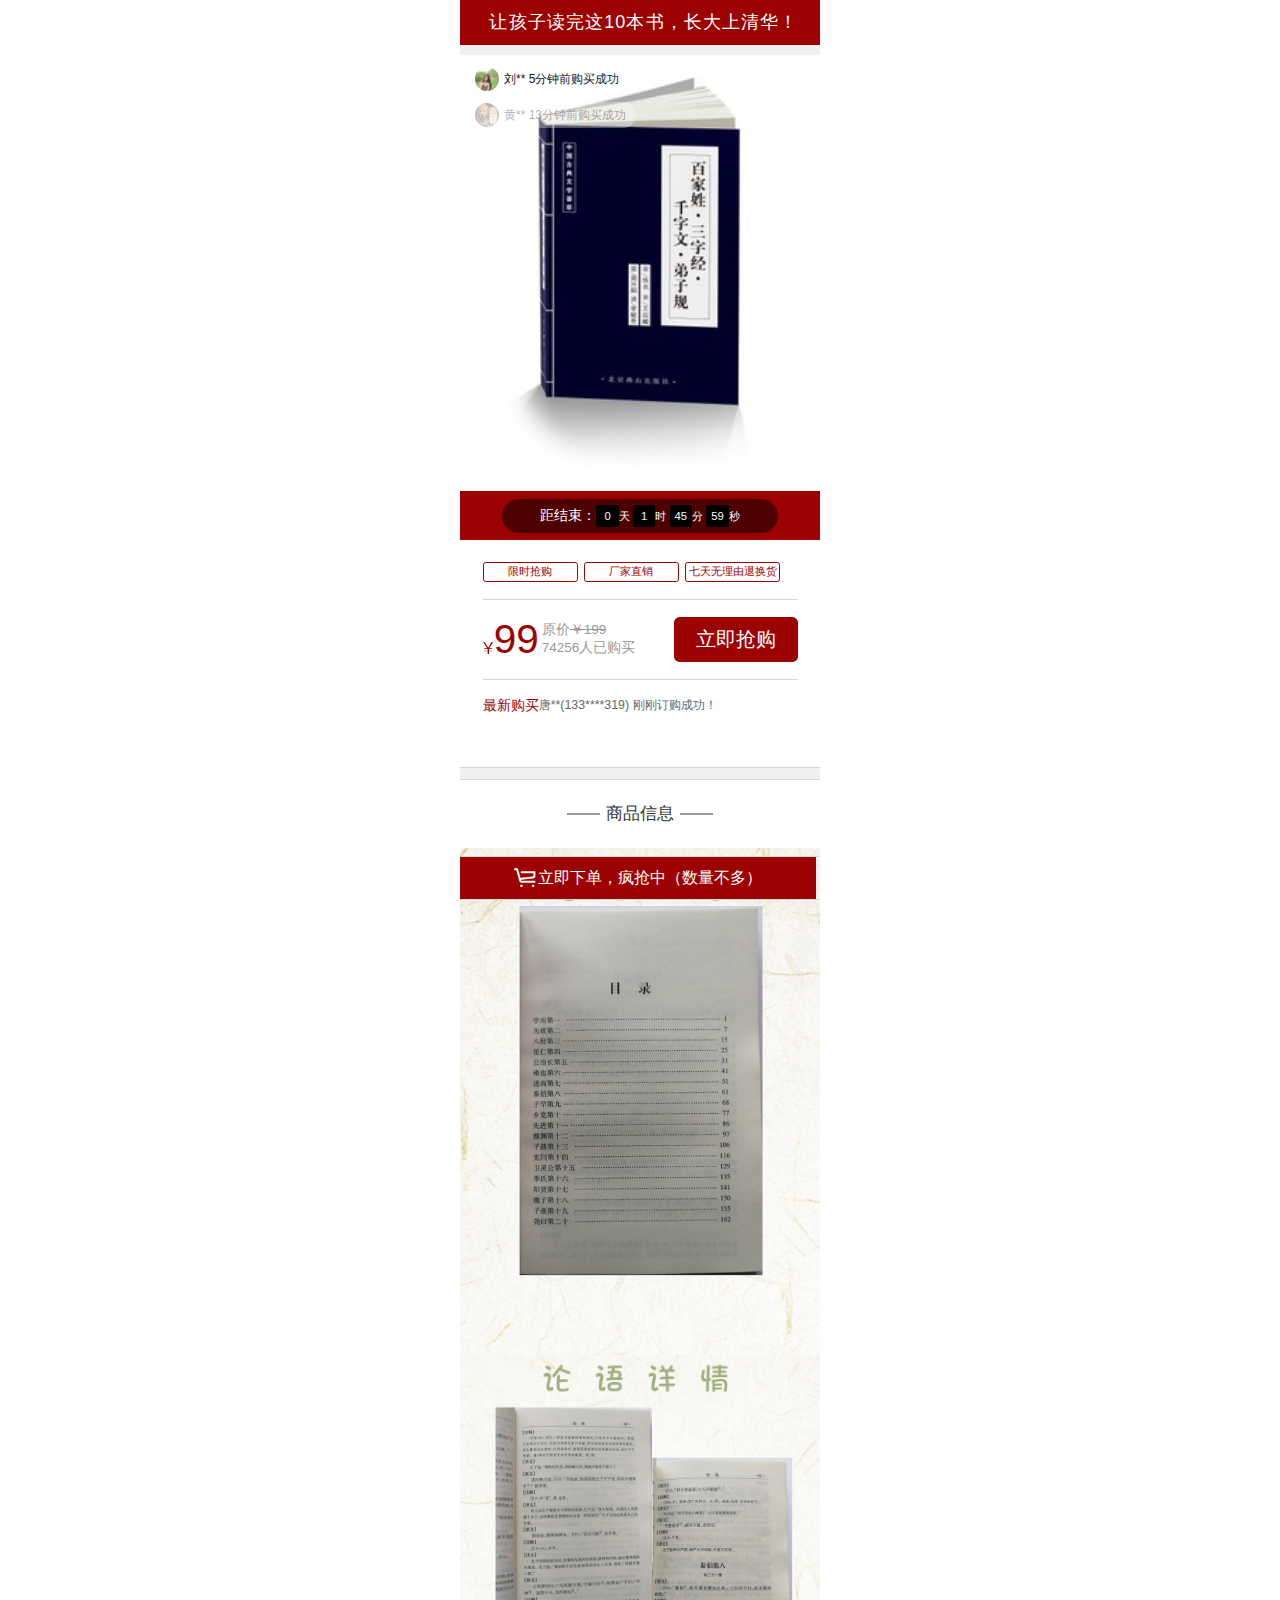
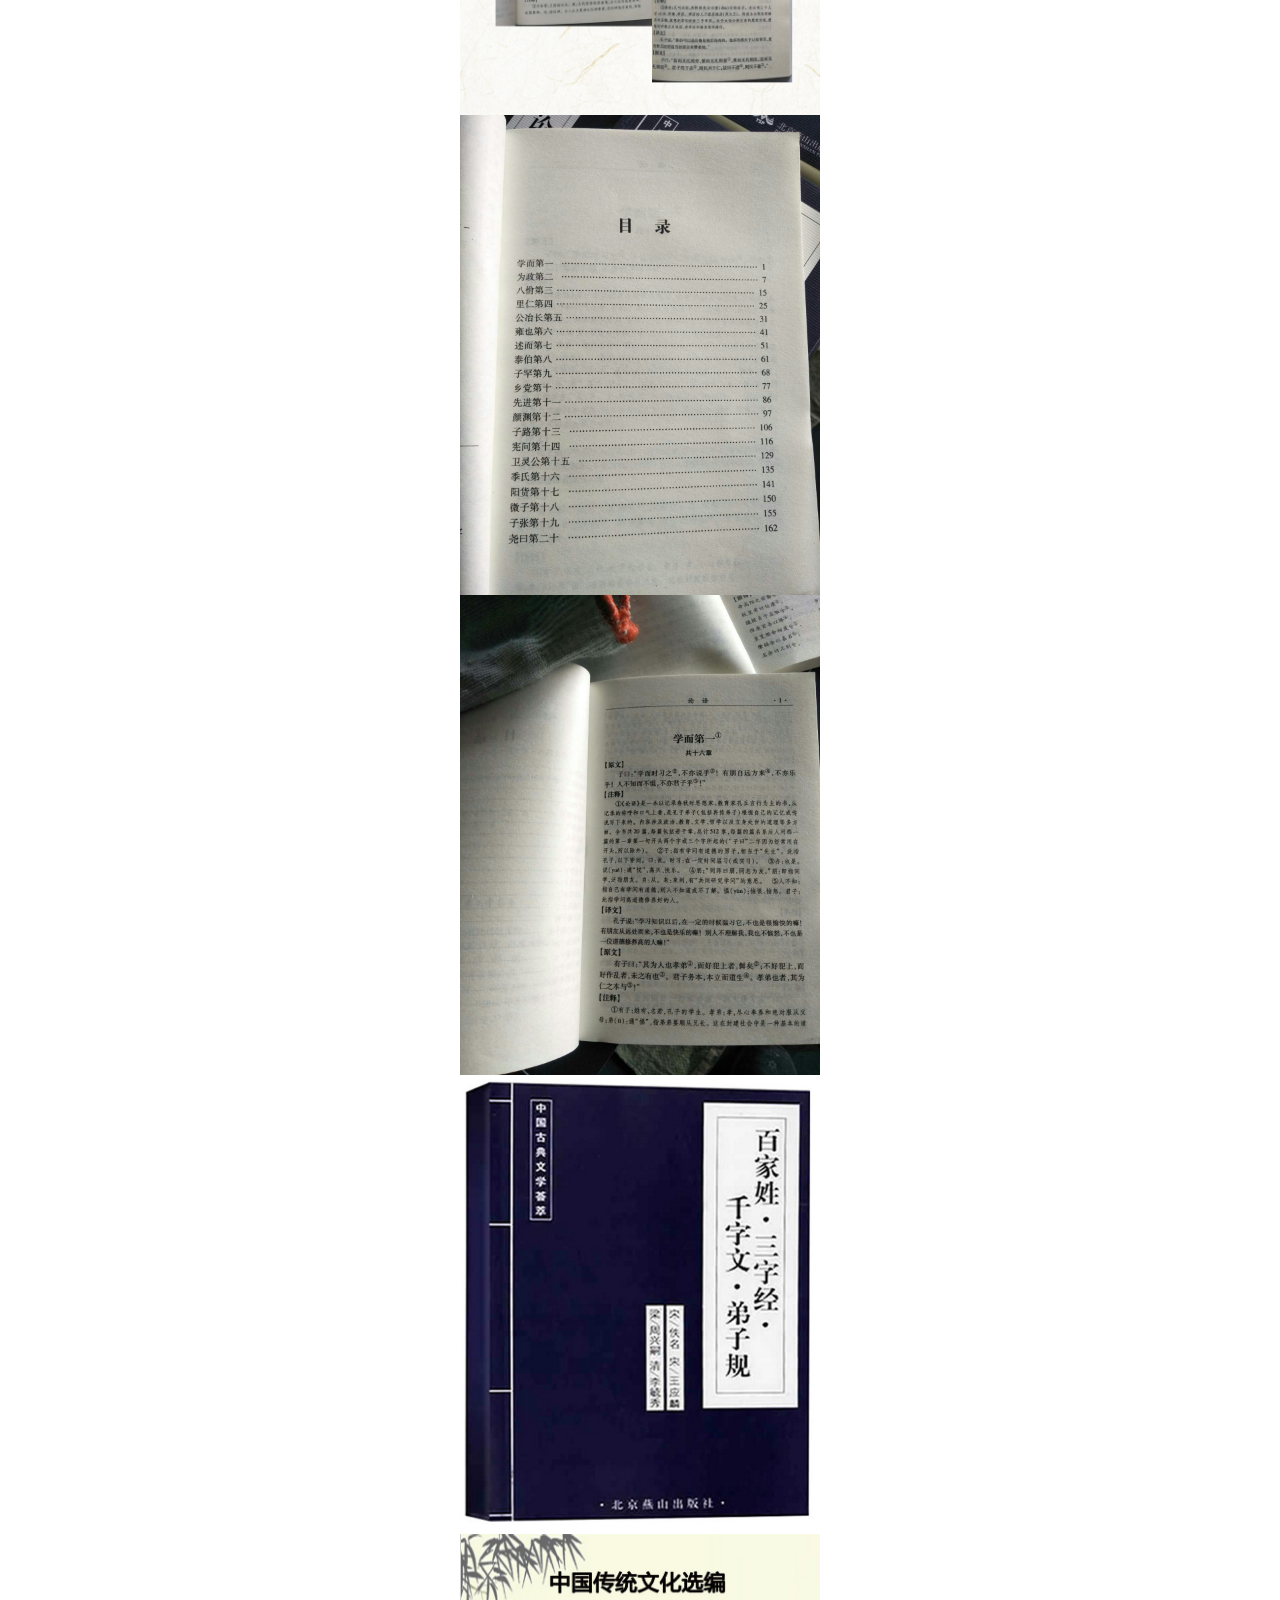
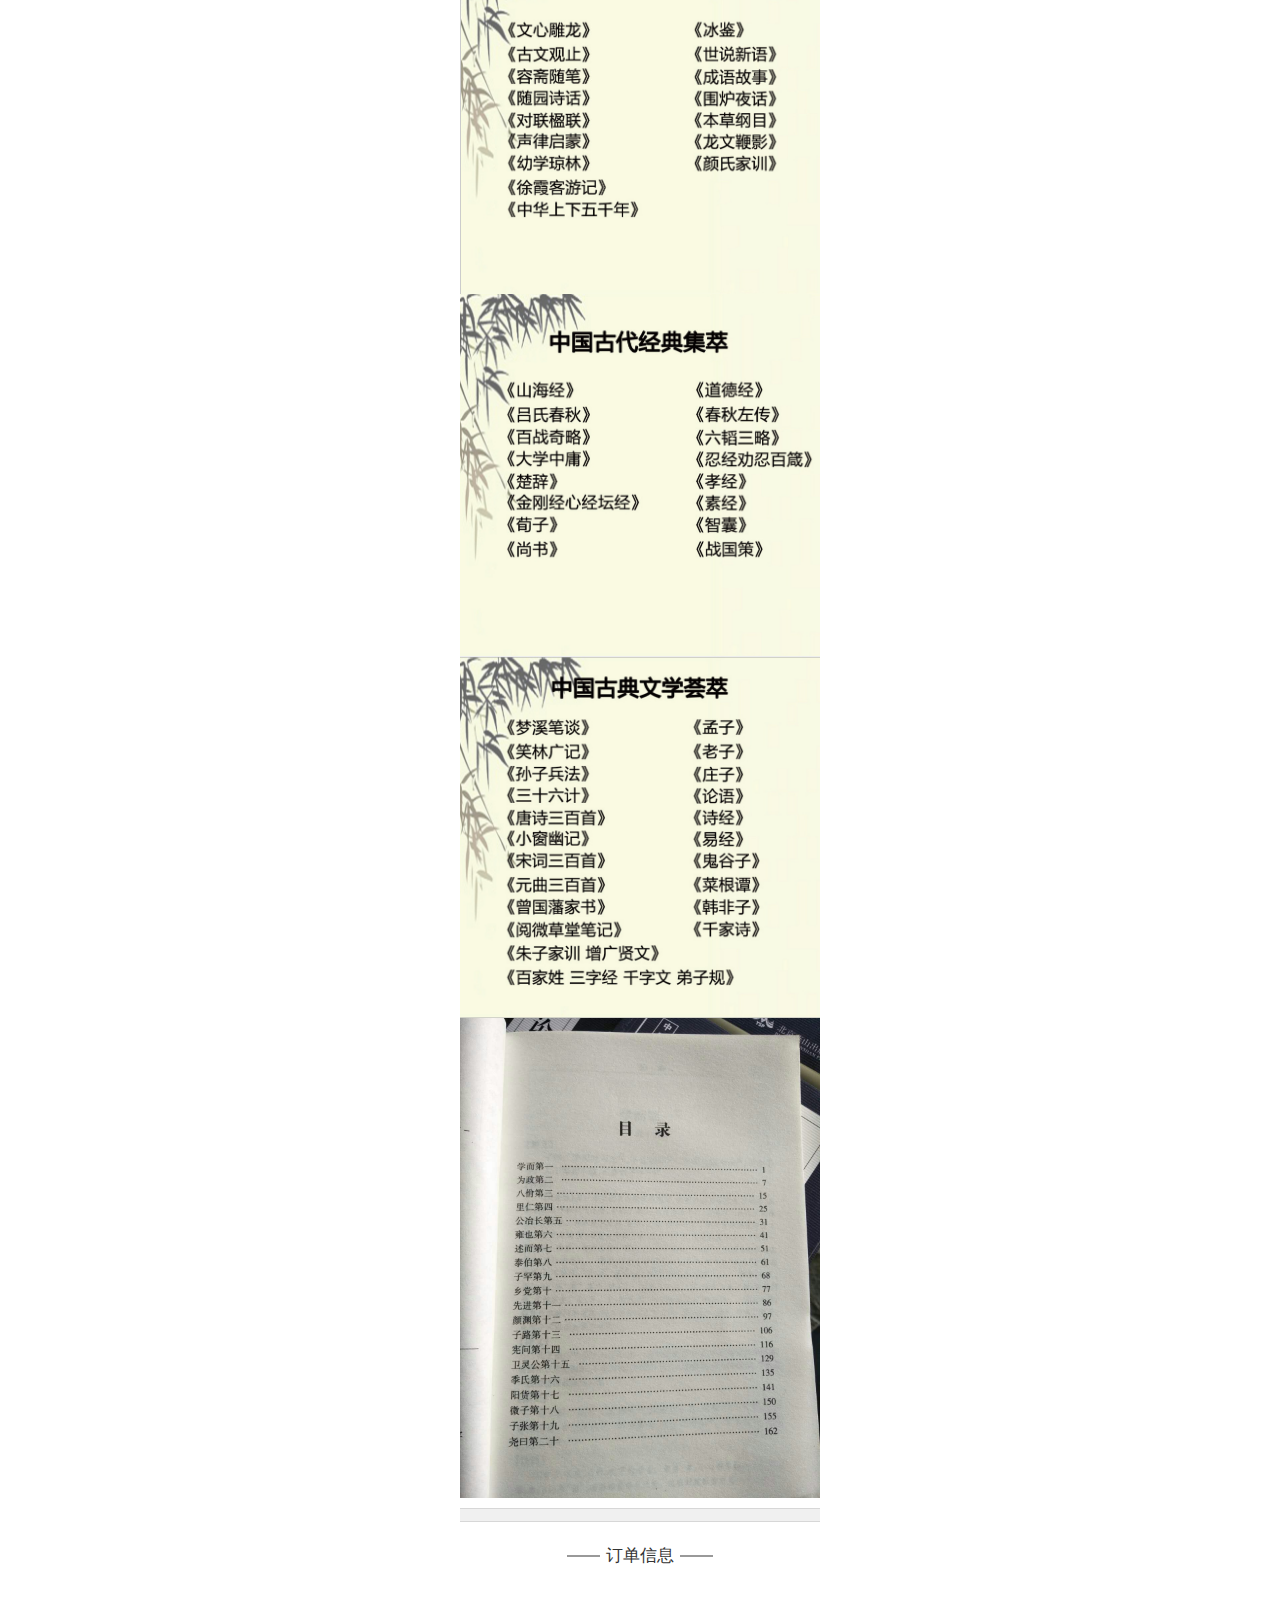
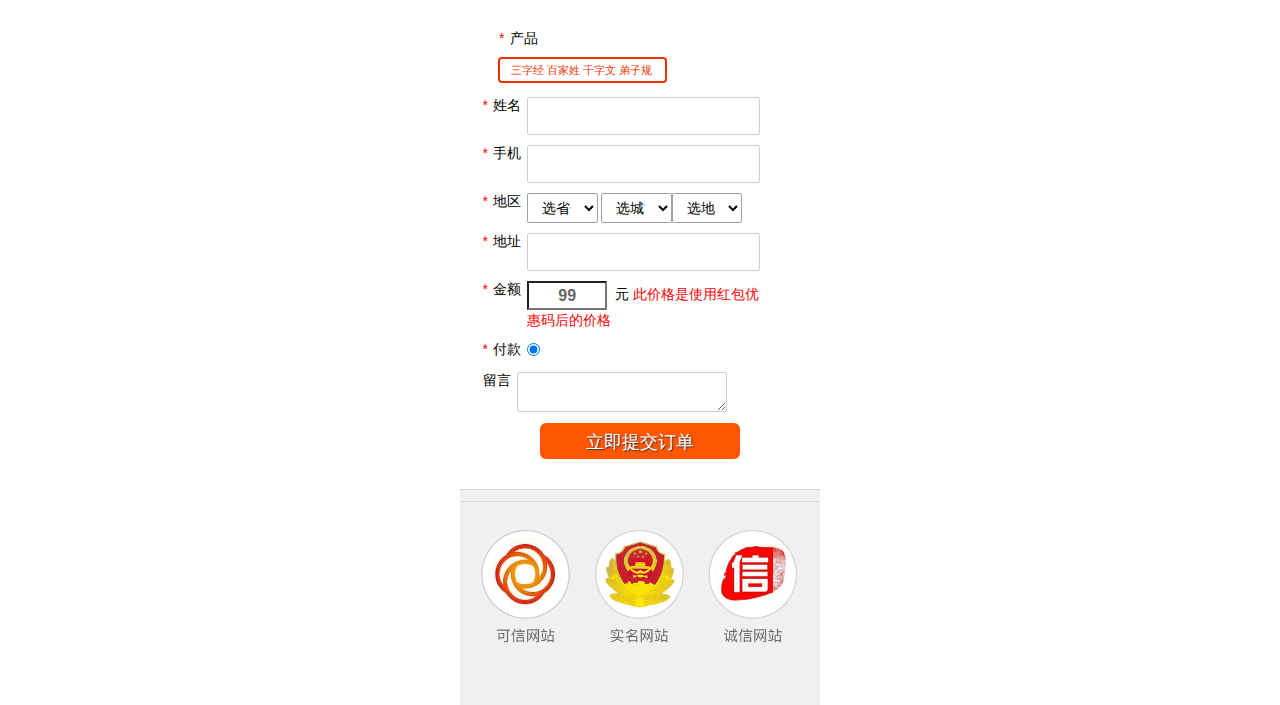
<file: index.html>
<!DOCTYPE html>
<!-- saved from url=(0078)https: //www.jsclt.cn/b_shuji7_3.html?gzid=shu_07_03_3w1150&t=13709599307#order -->
<html lang="en" data-dpr="1" style="font-size: 36px;">

<head>
    <meta http-equiv="Content-Type" content="text/html; charset=utf-8">
    <meta name="renderer" content="webkit">
    <meta name="viewport" content="width=device-width,minimum-scale=1.0,maximum-scale=1.0,user-scalable=no">
    <meta name="format-detection" content="telephone=no">
    <meta name="keywords" content="">
    <meta name="description" content="">
    <script src="./files/jquery.min.js"></script>
    <style>
        html {
            color: #000;
            background: #fff;
            overflow-y: scroll;
            -webkit-text-size-adjust: 100%;
            -ms-text-size-adjust: 100%
        }
        
        html * {
            outline: 0;
            -webkit-text-size-adjust: none;
            -webkit-tap-highlight-color: rgba(0, 0, 0, 0)
        }
        
        html,
        body {
            font-family: sans-serif
        }
        
        body,
        div,
        dl,
        dt,
        dd,
        ul,
        ol,
        li,
        h1,
        h2,
        h3,
        h4,
        h5,
        h6,
        pre,
        code,
        form,
        fieldset,
        legend,
        input,
        textarea,
        p,
        blockquote,
        th,
        td,
        hr,
        button,
        article,
        aside,
        details,
        figcaption,
        figure,
        footer,
        header,
        hgroup,
        menu,
        nav,
        section {
            margin: 0;
            padding: 0
        }
        
        input,
        select,
        textarea {
            font-size: 100%
        }
        
        table {
            border-collapse: collapse;
            border-spacing: 0
        }
        
        fieldset,
        img {
            border: 0
        }
        
        abbr,
        acronym {
            border: 0;
            font-variant: normal
        }
        
        del {
            text-decoration: line-through
        }
        
        address,
        caption,
        cite,
        code,
        dfn,
        em,
        th,
        var {
            font-style: normal;
            font-weight: 500
        }
        
        ol,
        ul {
            list-style: none
        }
        
        caption,
        th {
            text-align: left
        }
        
        h1,
        h2,
        h3,
        h4,
        h5,
        h6 {
            font-size: 100%;
            font-weight: 500
        }
        
        q:before,
        q:after {
            content: ''
        }
        
        sub,
        sup {
            font-size: 75%;
            line-height: 0;
            position: relative;
            vertical-align: baseline
        }
        
        sup {
            top: -.5em
        }
        
        sub {
            bottom: -.25em
        }
        
        a:hover {
            text-decoration: underline
        }
        
        ins,
        a {
            text-decoration: none
        }
    </style>
    <link rel="stylesheet" href="./files/style.css">
    <title>必读好书</title>
    <style type="text/css">
        * {
            -webkit-overflow-scrolling: touch;
        }
        
        .img-block {
            font-size: 0;
            overflow: hidden;
            margin-top: -1px;
        }
        
        .select_box::-webkit-scrollbar {
            width: 8px;
        }
        
        .select_box::-webkit-scrollbar-track {
            border-radius: 4px;
            background-color: rgba(0, 0, 0, .1);
        }
        
        .select_box::-webkit-scrollbar-thumb {
            border-radius: 4px;
            background-color: rgba(50, 50, 50, .2);
        }
        
        .select_box::-webkit-scrollbar-button {
            background-color: rgba(0, 0, 0, 0);
        }
        
        .select_box::-webkit-scrollbar-corner {
            background-color: rgba(0, 0, 0, 0);
        }
    </style>
    <!-- 最新购买滚动样式 -->
    <style>
        .marquee-wrapper {
            height: 108px;
            margin-bottom: -108px;
            overflow: hidden;
            position: relative;
            z-index: 1;
            top: -30px;
        }
        
        .marquee-wrapper #marqueeContainer {
            position: relative;
            margin: 0;
            padding: 0;
            list-style: none
        }
        
        .marquee-wrapper #marqueeContainer li {
            list-style: none;
            position: absolute;
            left: 0;
            padding: 5px 10px;
            border-radius: 15px;
            opacity: 1;
            height: 36px;
            overflow: hidden;
            transition: opacity .5s, top .5s;
            -moz-transition: opacity .5s, top .5s;
            -webkit-transition: opacity .5s, top .5s;
            -o-transition: opacity .5s, top .5s
        }
        
        .marquee-wrapper #marqueeContainer li div {
            display: flex;
            align-items: center;
            background-size: 22px;
            background-repeat: no-repeat;
            background-position: 1px;
            font-size: 12px;
            border-radius: 13px;
            line-height: 26px;
            padding: 0 10px 0 5px;
        }
        
        .marquee-wrapper #marqueeContainer li div img {
            width: 24px;
            height: 24px;
            margin-right: 5px;
            border-radius: 12px;
        }
        
        .marquee-wrapper .marquee-style-1 li>div {
            background-color: #fff;
            color: #000
        }
        
        .marquee-wrapper .marquee-style-2 li>div {
            background-color: rgba(0, 0, 0, .9);
            color: #fff
        }
    </style>
    <style>
        * {
            margin: 0;
        }
        
        html,
        body,
        #page {
            height: 100%;
            padding: 0;
            margin: 0;
            font-family: 微软雅黑;
        }
        
        body {
            margin: 0;
            padding: 0;
            font-family: Helvetica, Arial, san-serif;
            font-size: 16px;
        }
        
        a,
        a:visited {
            text-decoration: none;
        }
        
        ul,
        ol,
        li {
            list-style: none;
        }
        
        .fl {
            float: left
        }
        
        .fr {
            float: right
        }
        
        .clearfix:after {
            content: ".";
            display: block;
            height: 0;
            clear: both;
            overflow: hidden;
            visibility: hidden;
        }
        
        .clearfix {
            display: inline-block;
        }
        
        .clr {
            clear: both
        }
        
        .hidden {
            display: none !important
        }
        /*add set*/
        
        *,
        *:after,
        *:before {
            -webkit-box-sizing: border-box;
            -moz-box-sizing: border-box;
            box-sizing: border-box;
        }
        
        html,
        body,
        header,
        nav,
        footer,
        article,
        section,
        form,
        fieldset,
        p,
        div,
        ul,
        ol,
        li,
        h1,
        h2,
        h3,
        h4,
        h5,
        h6 {
            -webkit-text-size-adjust: none;
        }
        /*改变文字大小*/
        
        -webkit-tap-highlight-color: {
            rgba(0, 0, 0, 0);
        }
        
        -moz-tap-highlight-color: {
            rgba(0, 0, 0, 0);
        }
        /*链接高亮*/
        
        -webkit-touch-callout: {
            none;
        }
        
        -moz-touch-callout: {
            none;
        }
        /*长按弹出选项菜单*/
        
        section,
        article,
        #container,
        #content {
            text-shadow: 0 1px 0 #fff;
        }
        
        #page {
            margin: 0 auto;
            padding: 0;
            padding-bottom: 50px;
            width: 100%;
            height: auto;
            min-height: 100%;
            background: #f9f9f9;
        }
        
        header {
            margin: 0 auto;
            padding: 0;
            width: 100%;
            text-align: center;
            line-height: 40px;
            height: 40px;
            background: #000;
            color: #fff;
            white-space: nowrap;
            overflow: hidden;
            border-top: 1px solid #333
        }
        
        header img {
            height: 40px;
            margin: 0;
            padding: 0;
        }
        
        header h1 {
            width: 90%;
            margin: 0 auto;
            font-size: 1.2em;
        }
        
        header h2,
        header h3 {
            width: 15%;
            display: inline;
            font-size: 0.8em;
            background: #000;
        }
        
        header h2 {
            position: absolute;
            left: 0;
            top: 0;
        }
        
        header h3 {
            position: absolute;
            right: 0;
            top: 0;
        }
        
        header h2 a,
        header h3 a {
            padding: 5px 6px;
            border: 1px solid #666;
            border-radius: 4px;
            color: #ddd;
        }
        
        header a.icon {
            display: block;
            height: 40px;
            line-height: 40px;
            padding: 0;
            border: 0;
            color: #333;
            text-indent: 100em;
            opacity: .7;
            filter: alpha(opacity=70);
            -moz-opacity: .7;
            /*FF*/
            overflow: hidden;
        }
        
        header a.fresh {
            background: url("fresh.png") 50% 50% no-repeat;
            background-size: 32px 32px;
        }
        
        header a.home {
            background: url("home.png") 50% 50% no-repeat;
            background-size: 36px 36px;
        }
        
        header a.tel {
            background: url("call.png") 50% 50% no-repeat;
            background-size: 36px 36px;
        }
        
        section.topfixed {
            margin: 0 auto;
            padding: 0;
            width: 100%;
            position: fixed;
            text-align: left;
            line-height: 25px;
            height: auto;
            background: rgba(68, 54, 28, 0.9);
            box-shadow: 0 3px 3px rgba(30, 30, 30, 0.6);
            color: #fff;
            overflow: hidden;
            text-shadow: none;
        }
        
        section.topfixed p {
            padding: 5px;
            margin: 0;
        }
        
        .lv {
            background: #000;
            height: 40px;
            width: 100%;
            text-align: center;
            margin: 0;
            padding: 0;
        }
        
        .banner {
            margin: 0;
            padding: 0;
            text-align: center;
            width: 100%;
            height: auto;
            -webkit-animation: fadeIn .6s .2s ease both;
            -moz-animation: fadeIn .6s .2s ease both;
        }
        
        .banner img {
            border: 0;
            width: auto;
            max-width: 100%;
            float: left;
            margin: 0 auto;
            padding: 0;
        }
        
        .banner p {
            width: 100%;
            height: 60px;
            line-height: 60px;
            font-size: 26px;
            background: #d00;
            color: #fff;
            font-weight: bold;
            text-shadow: 1px 1px 0 #000;
        }
        
        @media screen and (max-width: 790px) {
            .index-floor-title>img {
                width: 100%;
            }
            .topperb {
                display: none;
            }
            .toppera {
                display: none;
            }
        }
        
        .h100 {
            height: 80px;
        }
        
        nav {
            margin: 0 auto;
            padding: 0;
            width: 100%;
            position: fixed;
            left: 0;
            bottom: 0;
            -webkit-animation: fadeInUpBig 1s 0.2s ease both;
            -moz-animation: fadeInUpBig 1s 0.2s ease both;
            z-index: 999;
        }
        
        nav ul {
            margin: 0 auto;
            padding: 0 0;
            height: 50px;
            width: 100%;
            background: #d00;
            overflow: hidden;
        }
        
        nav ul li {
            width: 33%;
            float: left;
            text-align: center;
        }
        
        nav ul li a {
            display: block;
            line-height: 50px;
            width: 100%;
            color: #fff;
            font-size: 0.8em;
        }
        
        nav ul li a strong {
            display: block;
            top: 10px;
            left: 0;
            font-weight: normal;
        }
        
        nav ul.Transverse {
            position: relative;
        }
        
        nav ul.Transverse li a {
            border-right: 1px dotted #f66;
        }
        
        nav ul.Transverse li:last-child a {
            border-right: 0px;
        }
        
        nav ul.Transverse li a strong {
            display: inline;
            position: inherit;
            font-weight: normal;
            line-height: 50px;
            font-size: 16px;
        }
        
        @media only screen and (min-width: 360px) {
            nav ul.Transverse li a strong {
                padding-left: 32px;
            }
            nav ul.Transverse li:nth-child(1) a strong {
                background: url("call.png") left center no-repeat;
                background-size: 28px 28px;
            }
            nav ul.Transverse li:nth-child(2) a strong {
                background: url("sms.png") left center no-repeat;
                background-size: 28px 28px;
            }
            nav ul.Transverse li:nth-child(3) a strong {
                background: url("buy.png") left center no-repeat;
                background-size: 28px 28px;
            }
            nav ul.Transverse li:nth-child(4) a strong {
                background: url("call.png") left center no-repeat;
                background-size: 28px 28px;
            }
        }
        
        nav ul.Transverse li span {
            color: #333
        }
        
        section ul {
            margin: 0 auto;
            padding: 0;
            height: auto;
            overflow: hidden;
        }
        
        section ul li {
            width: 50%;
            margin: 0;
            padding: 0;
            float: left;
        }
        
        section ul li a {
            display: block;
            height: 60px;
            width: 100%;
            margin: 0;
            text-align: center;
        }
        
        section ul li a img {
            height: 50px;
            width: 60px;
            vertical-align: middle;
            margin: 5px auto;
        }
        
        section ul li:nth-child(1) a {
            float: right;
            background: #f00;
            -webkit-animation: fadeInLeftTopBig 1s .2s ease both;
            -moz-animation: fadeInLeftTopBig 1s .2s ease both;
        }
        
        section ul li:nth-child(2) a {
            float: left;
            background: #ff0;
            -webkit-animation: fadeInRightTopBig 1s .2s ease both;
            -moz-animation: fadeInRightTopBig 1s .2s ease both;
        }
        
        section ul li:nth-child(3) a {
            float: right;
            background: #00f;
            -webkit-animation: fadeInLeftBottomBig 1s .2s ease both;
            -moz-animation: fadeInLeftBottomBig 1s .2s ease both;
        }
        
        section ul li:nth-child(4) a {
            float: left;
            background: #0f0;
            -webkit-animation: fadeInRightBottomBig 1s .2s ease both;
            -moz-animation: fadeInRightBottomBig 1s .2s ease both;
        }
        
        section.buy {
            width: 100%;
            height: auto;
            background: #000000;
            padding: 5px 0 15px;
            text-shadow: none;
            text-align: center;
            overflow: hidden;
            -webkit-animation: bounceInkeep .3s .2s linear both;
            -moz-animation: bounceInkeep .3s .2s linear both;
            -o-animation: bounceInkeep .3s .2s linear both;
        }
        
        .row1,
        .row2 {
            width: 96%;
            height: auto;
            margin: 0 auto;
            padding: 0;
            clear: both;
        }
        
        .row2 {
            border-top: 1px dotted #524524;
            padding: 10px 0;
            line-height: 30px;
            height: 50px;
            overflow: hidden;
        }
        
        .row1 strong {
            display: block;
            width: 35%;
            float: left;
            font-size: 48px;
            color: #ff0;
            text-shadow: 1px 1px 0px #000;
            line-height: 60px;
        }
        
        .row1 ol {
            width: 65%;
            height: inherit;
            margin: 0;
            padding: 0;
            overflow: hidden;
        }
        
        .row1 ol li {
            width: 33%;
            float: left;
            color: #886536;
            line-height: 30px;
        }
        
        .row1 ol li p {
            color: #9A9B74;
        }
        
        .row2 strong {
            display: block;
            width: 35%;
            line-height: 30px;
            height: 30px;
            float: left;
            font-size: 20px;
            color: #9A7C48;
        }
        
        .row2 .djs {
            width: 65%;
            line-height: 30px;
            height: 30px;
            margin: 0;
            padding: 0;
            color: #dd9;
            overflow: hidden;
        }
        
        .row2 .djs input {
            color: #D0740A;
            background: none;
            font-size: 26px;
            text-align: right;
        }
        
        section.buy a.button,
        section.buy button {
            display: block;
            width: 96%;
            margin: 0 auto;
            height: 46px;
            line-height: 42px;
            font-size: 26px;
            border-radius: 4px;
            border: 1px solid #EE3B1A;
            text-shadow: 0 1px 0 #000;
            color: #fff;
            background: -webkit-linear-gradient(top, #F9A58B 0%, #F9A58B 3%, #F1714A 6%, #F37751 49%, #EC3B07 51%, #EA3001 100%);
            background: -moz-linear-gradient(top, #F9A58B 0%, #F9A58B 3%, #F1714A 6%, #F37751 49%, #EC3B07 51%, #EA3001 100%);
            background: -o-linear-gradient(top, #F9A58B 0%, #F9A58B 3%, #F1714A 6%, #F37751 49%, #EC3B07 51%, #EA3001 100%);
            background: -ms-linear-gradient(top, #F9A58B 0%, #F9A58B 3%, #F1714A 6%, #F37751 49%, #EC3B07 51%, #EA3001 100%);
            background: linear-gradient(top, #F9A58B 0%, #F9A58B 3%, #F1714A 6%, #F37751 49%, #EC3B07 51%, #EA3001 100%);
        }
        
        section.buy a.btn {
            background-color: #ff5600;
            display: block;
            width: 96%;
            margin: 5px auto;
            padding: 10px 0;
            text-align: center;
            color: #fff;
            text-shadow: 1px 1px 1px #333;
            border-radius: 6px;
        }
        
        section.Glist {
            background: #f0f0f0;
        }
        
        section.Glist ul {
            height: auto;
            width: 100%;
            margin: 0 auto;
            padding: 20px 10px;
            overflow: hidden;
            text-shadow: none;
            border-top: 1px solid #fff;
            border-bottom: 1px solid #ddd;
        }
        
        section.Glist ul li img {
            border: 0px;
        }
        
        section.Glist ul li:nth-child(1) {
            width: 100%;
            padding: 0;
            line-height: 30px;
            font-weight: bold;
            font-size: 16px;
            color: #4F4F4F;
        }
        
        section.Glist ul li:nth-child(2) {
            width: 35%;
            float: left;
        }
        
        section.Glist ul li:nth-child(2) img {
            width: 100%;
            height: 220px;
            padding: 0px 5px;
        }
        
        section.Glist ul li:nth-child(3) {
            width: 65%;
            float: left;
            padding: 0;
        }
        
        section.Glist ul li:nth-child(3) dl {
            padding: 18px 0;
            height: auto;
            width: 100%;
            overflow: hidden;
        }
        
        section.Glist ul li:nth-child(3) dl:nth-child(1) dt {
            width: 40%;
            float: left;
            font-size: 32px;
            color: #f30
        }
        
        section.Glist ul li:nth-child(3) dl:nth-child(1) dd {
            width: 60%;
            float: left;
            font-size: 12px;
            color: #333;
            text-align: right;
        }
        
        section.Glist ul li:nth-child(3) dl:nth-child(1) dd p {
            font-weight: bold;
            color: #600;
        }
        
        section.Glist ul li:nth-child(3) dl:nth-child(2) {
            border-top: 1px dotted #ddd;
            border-bottom: 1px dotted #ddd;
        }
        
        section.Glist ul li:nth-child(3) dl:nth-child(2) dt {
            width: 100%;
            font-size: 16px;
            color: #300;
            line-height: 20px;
        }
        
        section.Glist ul li:nth-child(3) dl:nth-child(2) dd {
            width: 100%;
            font-size: 16px;
            color: #333;
        }
        
        section.Glist ul li:nth-child(3) dl:nth-child(2) dt b,
        section.Glist ul li:nth-child(3) dl:nth-child(2) dd span {
            display: block;
            width: 33.3%;
            float: left;
            text-align: center;
            color: #600;
        }
        
        section.Glist ul li:nth-child(3) dl:nth-child(2) dt b {
            color: #666;
        }
        
        section.Glist ul li:nth-child(4) {
            width: 65%;
            float: left;
            padding: 0;
        }
        
        section.Glist ul li:nth-child(4) strong {
            display: block;
            width: 100%;
            height: 40px;
            line-height: 40px;
            background: #f30;
            color: #fff;
            border-radius: 6px;
            text-align: center;
            margin: 12px 0 0;
        }
        
        section.Glist ul:first-child {
            border-top: 0;
        }
        
        section.Glist ul:last-child {
            border-bottom: 0;
        }
        
        @media only screen and (max-width: 480px) {
            .row1 ol li {
                width: 33%;
                float: left;
                color: #886536;
                line-height: 30px;
                font-size: 12px;
            }
            .row1 ol li p {
                color: #9A9B74;
                font-size: 16px;
            }
            section.Glist ul li:nth-child(2) {
                width: 45%;
            }
            section.Glist ul li:nth-child(3) {
                width: 55%;
            }
            section.Glist ul li:nth-child(2) img {
                width: 100%;
                height: 135px;
                padding: 10px 5px;
            }
            section.Glist ul li:nth-child(3) dl {
                padding: 15px 0;
            }
            section.Glist ul li:nth-child(3) dl:nth-child(1) dt {
                width: 38%;
                float: left;
                font-size: 16px;
                color: #f30
            }
            section.Glist ul li:nth-child(3) dl:nth-child(1) dd {
                width: 62%;
                float: left;
                font-size: 10px;
                color: #333;
                text-align: right;
            }
            section.Glist ul li:nth-child(3) dl:nth-child(2) {
                border-top: 1px dotted #ddd;
                border-bottom: 1px dotted #ddd;
            }
            section.Glist ul li:nth-child(3) dl:nth-child(2) dt {
                width: 100%;
                font-size: 12px;
                color: #300;
                line-height: 20px;
            }
            section.Glist ul li:nth-child(3) dl:nth-child(2) dd {
                width: 100%;
                font-size: 12px;
                color: #333;
            }
            section.Glist ul li:nth-child(4) {
                width: 100%;
                float: left;
                padding: 0;
            }
            section.Glist ul li:nth-child(4) strong {
                display: block;
                width: 100%;
                height: 40px;
                line-height: 40px;
                background: #f30;
                color: #fff;
                border-radius: 6px;
                text-align: center;
                margin: 0 auto;
            }
        }
        
        @media only screen and (max-width: 320px) {
            section.Glist ul li:nth-child(2) img {
                width: 100%;
                height: 115px;
                padding: 10px 5px;
            }
            section.Glist ul li:nth-child(3) dl:nth-child(1) dt {
                width: 30%;
                float: left;
                font-size: 16px;
                line-height: 20px;
                color: #f30
            }
            section.Glist ul li:nth-child(3) dl:nth-child(1) dd {
                width: 70%;
                float: left;
                font-size: 10px;
                color: #333;
                text-align: right;
            }
            section.Glist ul li:nth-child(3) dl:nth-child(2) {
                border-top: 1px dotted #ddd;
                border-bottom: 1px dotted #ddd;
            }
            section.Glist ul li:nth-child(3) dl:nth-child(2) dt {
                width: 100%;
                font-size: 12px;
                color: #300;
                line-height: 16px;
            }
            section.Glist ul li:nth-child(3) dl:nth-child(2) dd {
                width: 100%;
                font-size: 12px;
                color: #333;
            }
            section.Glist ul li:nth-child(4) {
                width: 100%;
                float: left;
                padding: 0;
            }
            section.Glist ul li:nth-child(4) strong {
                display: block;
                width: 100%;
                height: 40px;
                line-height: 40px;
                background: #f30;
                color: #fff;
                border-radius: 6px;
                text-align: center;
                margin: 0 auto;
            }
        }
        
        article.showcontent {
            margin: 0;
            padding: 0;
            width: 100%;
            height: auto;
            overflow: hidden;
        }
        
        article.showcontent h2,
        .banner h2,
        article h2 {
            background: #EEE9E6;
            color: #6C594D;
            font-size: 18px;
            line-height: 30px;
            padding: 0 10px;
            margin: 0;
            width: 100%;
            clear: both;
            text-align: left;
        }
        
        article.showcontent h2:before,
        .banner h2:before,
        article h2:before {
            content: "▼";
            color: #948157;
        }
        
        article.showcontent img {
            border: none;
            margin: 0px 0 0;
            padding: 0;
            text-align: center;
            width: auto;
            max-width: 100%;
            float: left;
        }
        /*timer*/
        
        .time-count {
            text-align: center;
            margin: 0;
            font-size: 14px;
        }
        
        .time-count span {
            font-weight: bold;
            padding: 0 0 0 5px;
            color: #D0740A;
            font-size: 26px;
        }
        
        article.des {
            width: 94%;
            margin: 0 auto;
            padding: 10px 0;
            text-align: left;
            border-top: 1px dotted #524524;
            color: #856D35;
            text-shadow: 1px 1px 1px #33250C
        }
        
        article.showcontent .btn {
            padding: 10px;
        }
        
        article.showcontent .btn a[href^="wechat:"] {
            background-image: url("wh.png");
        }
        
        article.showcontent .btn a[href^="tel:"] {
            background-image: url("call.png");
        }
        
        article.showcontent .btn a[href^="sms:"] {
            background-image: url("sms.png");
        }
        
        article.showcontent .btn a[href^="http:"] {
            background-image: url("qq.png");
        }
        
        article.showcontent .btn a[href^="sms:"],
        article.showcontent .btn a[href^="wechat:"],
        article.showcontent .btn a[href^="tel:"],
        article.showcontent .btn a[href^="http:"] {
            background-position: 10% 50%;
            background-size: 32px 32px;
            background-repeat: no-repeat;
            background-color: #ff5600;
            display: block;
            width: 100%;
            margin: 5px 0;
            text-align: center;
            color: #fff;
            text-shadow: 1px 1px 1px #333;
            border-radius: 6px;
        }
        
        article.showcontent .btn a[href^="http:"] {
            background-size: 24px 24px;
        }
        
        article.showcontent .btn .wei {
            background-image: url("wh.png");
            background-size: 24px 24px;
        }
        
        article.showcontent .btn .qq {
            background-image: url("qq.png");
            background-size: 24px 24px;
        }
        
        footer {
            margin: 0px auto 0;
            padding: 0;
            width: 100%;
            clear: both;
            border-top: 1px solid #ddd;
        }
        
        footer p {
            text-align: center;
            font-size: 0.8em;
            border-top: 1px solid #fff;
            padding-top: 5px;
        }
        
        footer p img {
            max-width: 98%;
            margin: 0 auto;
        }
        
        @media only screen and (max-width: 480px) {
            .row1 strong {
                display: block;
                width: 35%;
                float: left;
                font-size: 36px;
                color: #ff0;
                text-shadow: 1px 1px 0px #000;
            }
            .row2 strong {
                display: block;
                width: 35%;
                float: left;
                font-size: 12px;
                color: #9A7C48;
            }
            .row2 .djs {
                width: 65%;
                height: inherit;
                margin: 0;
                padding: 0;
                color: #dd9;
                overflow: hidden;
            }
            .row2 .djs input {
                color: #D0740A;
                background: none;
                font-size: 12px;
                text-align: right;
            }
            .time-count {
                text-align: center;
                margin: 0;
                font-size: 12px;
            }
            .time-count span {
                font-weight: bold;
                padding: 0 5px;
                color: #D0740A;
                font-size: 14px;
            }
        }
        
        article {
            width: 100%;
            margin: 0 auto;
            padding: 0px 0;
            line-height: 24px;
            font-size: 1.0em;
            -webkit-animation: bounceInkeep .3s .2s linear both;
            -moz-animation: bounceInkeep .3s .2s linear both;
        }
        
        nav a.thisclass,
        #home.thisclass,
        #about.thisclass,
        #shop.thisclass,
        #case.thisclass,
        #call.thisclass,
        #navi.thisclass,
        #sms.thisclass,
        #contact.thisclass,
        #write.thisclass {
            background-color: #333;
        }
        
        .btn {
            width: 100%;
            height: auto;
            clear: both;
            padding: 5px 0;
            overflow: hidden;
        }
        
        article~div.btn {
            padding-top: 0px;
        }
        
        #logo {
            text-align: left;
            padding: 6px 0.4em;
            background: #000;
        }
        
        .header {
            margin: 0;
            padding: 0;
            border: none;
        }
        
        .copy {
            font-size: 12px;
            text-align: center;
        }
        
        input,
        select,
        textarea {
            font: 100% Microsoft YaHei, \5FAE\8F6F\96C5\9ED1, SimSun, \5B8B\4F53, Arial, Verdana;
        }
        
        em {
            font-style: normal;
            color: #F00;
            margin-right: 5px;
        }
        
        img {
            border: 0 none;
            vertical-align: middle;
        }
        
        .red {
            color: #F00;
        }
        
        #order {
            margin: 0 auto;
        }
        
        .warp {
            width: auto;
            height: 100%;
        }
        
        .title {
            height: 36px;
            line-height: 36px;
            color: #FFF;
            font-size: 18px;
            vertical-align: middle;
            margin-bottom: 10px;
            padding-left: 8px;
        }
        
        .warp label.bdxx {
            float: left;
            display: inline;
            overflow: hidden;
            text-align: right;
            padding-right: 2%;
            color: black;
        }
        
        .warp label.bdxxcp {
            float: left;
            display: block;
            width: 95%;
            height: 20px;
            line-height: 20px;
            padding-left: 5%;
        }
        
        .dxbox,
        .xlbox,
        .textbox,
        .text2box,
        .text3box {
            float: left;
            display: inline;
            overflow: hidden;
            width: 74%;
            _width: 73%;
        }
        
        .dxboxcp {
            float: left;
            display: block;
            width: 85%;
            padding: 0 5% 0 10%;
            margin-top: 8px;
            font-weight: bold;
            font-size: 14px;
            line-height: 1.7em;
        }
        
        .dxbox,
        .text2box,
        .text3box {
            line-height: 1.5em;
        }
        
        .bdbox {
            float: left;
            width: 100%;
            margin-bottom: 10px;
            *margin-bottom: 7px;
            color: black;
        }
        
        .dxboxcp label {
            margin-left: 6px;
            cursor: pointer;
        }
        
        .dxbox label {
            margin-left: 6px;
            margin-right: 4px;
            cursor: pointer;
        }
        
        .textbox input {
            width: 90%;
            font-size: 16px;
            color: #666;
            padding: 3px 5px;
            _padding: 2px 5px;
        }
        
        .text3box #showprice {
            clear: both;
            display: inline;
            font-family: Arial, Verdana;
            font-size: 14px;
            font-weight: bold;
            color: #F60;
            margin: 0 5px;
        }
        
        .xlbox select.cpxl {
            font-size: 16px;
            width: 96%;
            height: 28px;
            border: 1px solid #a0a0a0;
            background: #FCFCFC;
        }
        
        .xlbox select.dqxl {
            width: 30.15%;
            height: 30px;
            border: 1px solid #a0a0a0;
        }
        
        .text2box textarea {
            width: 90%;
            height: 40px;
            padding: 4px 5px;
            background: #FFF;
        }
        
        .text3box input {
            width: 40px;
            font: 16px Arial;
            color: #666;
            font-weight: bold;
            text-align: center;
            vertical-align: middle;
            margin-right: 8px;
            padding: 4px 5px 3px;
            background: #FFF;
        }
        
        .text3box .code {
            width: 100px;
            height: 29px;
        }
        
        .text3box a {
            font-size: 12px;
            margin-left: 6px;
        }
        
        .subbox {
            width: 100%;
            float: left;
            text-align: center;
            padding-bottom: 10px;
        }
        
        .subbox input {
            width: 200px;
            height: 36px;
            line-height: 36px;
            color: #FFF;
            font-size: 18px;
            vertical-align: middle;
            cursor: pointer;
            border: 0;
        }
        
        #fahuo {
            width: 100%;
            font-size: 12px;
            line-height: 200%;
            background: #EFEFEF;
            text-align: left;
            border-top: 1px solid #DDDDDD;
        }
        
        #fahuo ul {
            padding: 10px;
            height: 105px;
            overflow: hidden;
        }
        
        #fahuo span {
            color: #0C3;
        }
        
        .kuanshi img {
            border: 0 none;
            vertical-align: middle;
            width: 100%;
        }
        
        #order {
            width: 100%;
            color: #fcfcfc;
            padding-top: 20px;
        }
        
        .subbox input {
            background-color: #ff5600;
            display: block;
            line-height: 100%;
            margin: 5px auto;
            margin-bottom: 20px;
            padding: 10px 0;
            text-align: center;
            color: #fff;
            text-shadow: 1px 1px 1px #333;
            border-radius: 6px;
        }
        
        .container {
            max-width: 400px;
            width: 100%;
            margin: 0 auto;
            position: relative;
        }
        
        #contact input[type="text"],
        #contact input[type="email"],
        #contact input[type="tel"],
        #contact input[type="url"],
        #contact textarea,
        #contact button[type="submit"] {
            font: 400 12px/16px "Open Sans", Helvetica, Arial, sans-serif;
        }
        
        #contact {
            background: #F9F9F9;
            padding: 25px 25px 0 25px;
            margin: 5px 0;
        }
        
        #contact h3 {
            color: #F96;
            display: block;
            font-size: 30px;
            font-weight: 400;
        }
        
        #contact h4 {
            margin: 5px 0 15px;
            display: block;
            font-size: 13px;
        }
        
        fieldset {
            border: medium none !important;
            margin: 0 0 10px;
            min-width: 100%;
            padding: 0;
            width: 100%;
        }
        
        #contact input[type="text"],
        #contact input[type="email"],
        #contact input[type="tel"],
        #contact input[type="url"],
        #contact textarea {
            width: 100%;
            border: 1px solid #CCC;
            background: #FFF;
            margin: 0 0 5px;
            padding: 10px;
        }
        
        #contact input[type="text"]:hover,
        #contact input[type="email"]:hover,
        #contact input[type="tel"]:hover,
        #contact input[type="url"]:hover,
        #contact textarea:hover {
            -webkit-transition: border-color 0.3s ease-in-out;
            -moz-transition: border-color 0.3s ease-in-out;
            transition: border-color 0.3s ease-in-out;
            border: 1px solid #AAA;
        }
        
        #contact textarea {
            height: 100px;
            max-width: 100%;
            resize: none;
        }
        
        #contact button[type="submit"] {
            cursor: pointer;
            width: 100%;
            border: none;
            background: #0CF;
            color: #FFF;
            margin: 0 0 5px;
            padding: 10px;
            font-size: 15px;
        }
        
        #contact button[type="submit"]:hover {
            background: #09C;
            -webkit-transition: background 0.3s ease-in-out;
            -moz-transition: background 0.3s ease-in-out;
            transition: background-color 0.3s ease-in-out;
        }
        
        #contact button[type="submit"]:active {
            box-shadow: inset 0 1px 3px rgba(0, 0, 0, 0.5);
        }
        
        #contact input:focus,
        #contact textarea:focus {
            outline: 0;
            border: 1px solid #999;
        }
        
         ::-webkit-input-placeholder {
            color: #888;
        }
        
         :-moz-placeholder {
            color: #888;
        }
        
         ::-moz-placeholder {
            color: #888;
        }
        
         :-ms-input-placeholder {
            color: #888;
        }
        
        #pingjia {
            line-height: 150%;
            margin: 0px 10px 0 0px;
            height: 350px;
            overflow: hidden;
        }
        
        #pingjia li {
            margin: 0 10px 30px 10px;
        }
        
        #pingjia .allpj {
            margin: 0px auto;
        }
        
        #pingjia .le {
            text-align: left;
        }
        
        #pingjia .ri {
            text-align: right;
        }
        
        #pingjia .touxiang {
            background: url(touxiang.png);
            background-size: 40px 40px;
            width: 40px;
            height: 40px;
            padding: 0px;
            margin: 0px;
            display: inline-block;
            vertical-align: top;
        }
        
        #pingjia .lj {
            margin-top: 20px;
            vertical-align: top;
        }
        
        #pingjia .l {
            padding: 8px;
            border-radius: 1em;
            max-width: 70%;
            min-width: 51%;
            margin-top: 0.7em;
            margin-left: -0.4em;
            display: inline-block;
            background-color: rgb(255, 228, 200);
        }
        
        #pingjia .r {
            padding: 8px;
            border-radius: 1em;
            max-width: 70%;
            min-width: 51%;
            text-align: left;
            margin-top: 0.7em;
            margin-right: -0.4em;
            display: inline-block;
            background-color: rgb(188, 227, 249);
        }
        
        .singleBest {
            padding: 20px 0 10px;
            margin-top: 4px;
        }
        
        .act-infor {
            font-size: 12px;
            line-height: 25px;
            color: #666;
            padding: 10px;
        }
        
        .act-infor p:first-child {
            font-weight: bold;
        }
        
        .bTop {
            position: relative;
            display: block;
            height: 20px;
            text-align: center;
            margin-bottom: 14px;
            margin-top: 10px;
            font-size: 0;
        }
        
        .bTitle {
            font-size: 14px;
            display: inline-block;
            line-height: 16px;
            background-color: #F96060;
            padding: 2px 20px;
            position: relative;
            z-index: 2;
            vertical-align: top;
            color: #fff;
        }
        
        .bTitle1 {
            font-size: 18px;
            padding: 4px 20px;
            color: #FFF;
            background: #0A0A0A;
            border-radius: 3px;
        }
        
        .bTop .line {
            height: 0;
            font-size: 0;
            line-height: 0;
            border-bottom: 1px solid #ccc;
            position: absolute;
            top: 9px;
            left: 0;
            width: 100%;
            z-index: 1;
        }
        
        .bList {
            margin: 4px 6px;
            overflow: hidden;
        }
        
        .bList li {
            float: left;
            width: 50%;
            margin-bottom: 6px;
        }
        
        .bList li a {
            display: block;
            position: relative;
            padding: 0 4px;
        }
        
        .bList li a img {
            width: 100%;
        }
        
        .bInfor {
            background: #FFF;
            border-top: 1px solid #eee;
        }
        
        .bInfor b {
            color: #000;
            white-space: nowrap;
            text-overflow: ellipsis;
            padding-left: 2px;
            overflow: hidden;
            display: block;
        }
        
        .bPrice {
            padding-left: 2px;
        }
        
        .bactPrice {
            color: #f00;
        }
        
        .bOldPrice {
            color: #999;
            padding-left: 2px;
            text-decoration: line-through;
        }
        
        .bactPrice span,
        .bOldPrice span {
            font-size: 12px;
        }
        
        .dl {
            width: 100%;
            padding: 4px 6px;
            overflow: hidden;
        }
        
        .dl dt a {
            display: block;
            padding: 0 4px;
        }
        
        .dl dt {
            width: 50%;
            float: left;
            margin-bottom: 6px;
        }
        
        .idl {
            width: 100%;
            padding: 3px 6px;
            overflow: hidden;
        }
        
        .idt {
            float: left;
            margin-bottom: 6px;
            border: 1px solid #fff;
        }
        
        .idt:hover {
            border-color: #df2d69;
        }
        
        .idt a {
            display: block;
            padding: 0 3px;
        }
        
        .dl a img,
        .idl a img {
            display: block;
            width: 100%
        }
        
        .dl p,
        .idl p {
            overflow: hidden;
        }
        
        #not3order {
            width: 100%;
            font-size: 14px;
            line-height: 24px;
            color: #000;
            font-family: "微软雅黑";
            background: #ffffff;
        }
        
        .not3p {
            padding-left: 15px;
            clear: both;
            padding-top: 10px;
            padding-bottom: 3px;
            float: left;
            text-align: right
        }
        
        .not3p span {
            color: #F00;
            font-size: 16px;
            padding-left: 3px;
        }
        
        .not3orderkuai {
            padding-left: 8px;
            font-size: 12px;
            float: left;
            width: 100%
        }
        
        .not3orderkuai ul {
            padding-left: 0px;
        }
        
        .not3orderkuai li {
            border: 2px #ccc solid;
            line-height: 33px;
            padding: 0px 13px;
            float: left;
            margin-left: 7px;
            display: inline;
            margin-top: 6px;
            overflow: hidden;
            position: relative;
            cursor: pointer;
            border-radius: 4px;
            text-align: center;
        }
        
        .not3orderkuai span {
            border: 2px #ccc solid;
            line-height: 33px;
            padding: 0px 13px;
            float: left;
            margin-left: 7px;
            display: inline;
            margin-top: 6px;
            overflow: hidden;
            position: relative;
        }
        
        .not3orderkuai ul li input[type=radio] {
            width: 100%;
            position: absolute;
            top: 0;
            left: 0;
            height: 100%;
            filter: alpha(Opacity=0);
            -moz-opacity: 0;
            opacity: 0;
            z-index: 999;
            cursor: pointer;
        }
        
        #order .mouon {
            color: #e30;
            border: 2px #e30 solid;
        }
        
        #order .mouon input {
            float: left;
        }
        
        #order .mouon a {
            border: 1px #ccc solid;
            display: block;
            width: 0.5rem;
            height: 1rem;
            float: left;
            color: black;
            font-size: 0.6rem;
            line-height: 1rem;
        }
        
        #order .mouoff {
            color: #ccc;
            border: 2px #ccc dashed;
        }
        
        .numb {
            padding-left: 10px;
            margin-top: 6px;
            overflow: hidden;
        }
        
        .numb span {
            float: left;
            width: 32px;
            height: 33px;
            text-align: center;
            margin-left: 5px;
            display: inline;
            position: relative;
        }
        
        .numb input#min1,
        .numb input#add1 {
            position: absolute;
            left: 0;
            top: 0;
            width: 32px;
            text-align: center;
            background: #fff;
            border: 2px solid #ccc;
            font-size: 20px;
            float: left;
            cursor: pointer;
            border-radius: 4px;
        }
        
        .numb em {
            float: left;
            padding-left: 5px;
        }
        
        .numb em input {
            border: 2px #ccc solid;
            height: 33px;
            line-height: 33px;
            float: left;
            width: 50px;
            text-align: center;
            border-radius: 4px;
        }
        
        .f18 {
            font-size: 18px;
        }
        
        .car {
            padding-left: 8px;
        }
        
        .car span {
            line-height: 33px;
            padding-right: 13px;
            float: left;
            margin-left: 7px;
            display: inline;
            margin-top: 6px;
            overflow: hidden;
        }
        
        .carbg {
            background: url(car.jpg) no-repeat 15px 6px;
            padding-left: 50px;
            background-size: 24px 22px;
        }
        
        .pad {
            padding: 8px 15px 0px 15px;
        }
        
        .bod2 {
            border: 1px #ccc solid;
            border-radius: 2px;
            display: block;
            width: 100%;
            height: 46px;
            padding: 6px 12px;
            font-size: 14px;
            line-height: 1.42857143;
            color: #555;
            background-color: #fff;
            background-image: none;
            border: 1px solid #ccc;
            border-radius: none;
            -webkit-box-shadow: inset 0 1px 1px rgba(0, 0, 0, 0.075);
            box-shadow: inset 0 1px 1px rgba(0, 0, 0, 0.075);
            -webkit-transition: border-color ease-in-out .15s, -webkit-box-shadow ease-in-out .15s;
            -o-transition: border-color ease-in-out .15s, box-shadow ease-in-out .15s;
            transition: border-color ease-in-out .15s, box-shadow ease-in-out .15s;
        }
        
        .mar_t {
            margin-top: 10px;
            margin-bottom: 10px;
        }
        
        .gou {
            margin: 15px 15px 0px 15px;
            height: 58px;
            background: #e30;
            border-radius: 3px;
            font-size: 18px;
            color: #fff;
            text-align: center;
            line-height: 58px;
            text-shadow: 0 0px 0 #fff;
            cursor: pointer;
        }
        
        .gou a:link,
        .gou a:visited {
            color: #fff;
            display: block;
            cursor: pointer;
        }
        
        .bdbox-left .text3box {
            width: 20%;
        }
        
        .bdbox-right .text3box {
            width: 20%;
        }
        /* foucebox */
        
        .foucebox {
            width: 100%;
            height: 460px;
            margin: 0 auto;
            background: #FFF;
            border: 1px solid #dcdcdc
        }
        
        .f_s_box {
            width: 100%;
            height: 400px;
            position: relative;
            overflow: hidden;
        }
        
        .f_s_txt {
            height: 26px;
            line-height: 26px;
            font-size: 12px;
            color: #CCC;
            position: absolute;
            left: 0;
            top: 134px;
            padding-left: 10px;
        }
        
        .f_s_txt a {
            color: #CCCCCC;
        }
        
        .f_s_bigimg img {
            width: 100%;
            height: 400px;
        }
        /* scrollimg_tigger */
        
        .scrollimg_tigger_hover,
        .scrollimg_tigger_img li {
            background: url(../images/index_sp.png) no-repeat;
            text-align: center;
        }
        
        .scrollimg_tigger {
            position: relative;
        }
        
        .scrollimg_tigger_hover {
            width: 54px;
            height: 49px;
            position: absolute;
            left: 12px;
            top: 4px;
            background-position: 0 0px;
            z-index: 5;
        }
        
        .scrollimg_tigger_img {
            padding: 5px 11px;
        }
        
        .scrollimg_tigger_img li {
            width: 54px;
            height: 44px;
            float: left;
            background-position: -60px 0px;
            margin: 3px 1px 1px 2px;
            display: inline;
        }
        
        .scrollimg_tigger_img img {
            width: 50px;
            height: 42px;
            margin: 1px;
            display: block;
        }
        
        .scrollimg_tigger_link {
            position: absolute;
            left: 11px;
            top: 5px;
            z-index: 10;
        }
        
        .scrollimg_tigger_link li {
            width: 54px;
            height: 44px;
            float: left;
            display: inline;
            margin: 3px 1px 1px 2px;
            cursor: pointer;
        }
        
        .scrollimg_tigger_link a {
            display: block;
            height: 44px;
        }
        
        .scrollimg_tigger_hover a {
            border: 2px #FFCC00 solid;
        }
        
        #dianzhao {
            width: 100%;
            height: auto;
        }
        
        #dianzhao img {
            vertical-align: middle;
            overflow: hidden;
            word-wrap: break-word;
            word-break: normal;
            zoom: 1;
            width: 100%;
        }
        
        @media screen and (max-width: 750px) {
            .item-detail-content>img {
                width: 100%;
            }
        }
        
        #form_order_search {
            line-height: 24px;
        }
        
        #form_order_search ul.form-msg>li {
            display: block;
            padding: 10px;
        }
        
        @media screen and (max-width: 750px) {
            #form_order_search ul.form-msg>li {
                padding: 6px;
            }
        }
        
        input[type=text],
        input[type=tel],
        textarea,
        select {
            border: 1px solid #ccc;
            border-radius: 2px;
            width: 100%;
            padding: 4px 10px 4px 10px;
            background: no-repeat #fff;
        }
        
        input[type=text],
        input[type=tel],
        select {
            height: 38px;
            line-height: 38px;
        }
        
        .form {
            background: #f8f8f8;
            padding: 30px;
        }
        
        .bdbox {
            padding: 4px 0px 4px 0px;
        }
        
        .not3p {
            width: 55px;
            text-align: right;
            float: left;
        }
        
        .not3orderkuai {
            text-align: left;
        }
        
        .form-item {
            float: left;
            margin-right: 20px;
        }
        
        .form._a5 .not3p {
            width: 90px;
        }
        
        .form._a5 .not3orderkuai {
            margin-left: 100px;
        }
        
        @media screen and (max-width: 790px) {
            .not3p {}
            .not3orderkuai {}
            .form._a5 .not3p {
                width: 70px;
            }
            .form._a5 .not3orderkuai {
                margin-left: 80px;
            }
            .form {
                padding: 10px;
            }
        }
        
        .m5t {
            margin-top: 5px
        }
        
        .c-a {
            color: #000;
            font-size: 14px;
        }
        
        .c-b {
            color: #0a0;
            font-size: 14px;
        }
        
        .bdbox {
            overflow: hidden;
            word-wrap: break-word;
            word-break: normal;
            zoom: 1;
        }
        
        .not3p {
            overflow: hidden;
            word-wrap: break-word;
            word-break: normal;
            zoom: 1;
        }
        
        .not3orderkuai {
            overflow: hidden;
            word-wrap: break-word;
            word-break: normal;
            zoom: 1;
        }
        
        .form {
            overflow: hidden;
            word-wrap: break-word;
            word-break: normal;
            zoom: 1;
        }
        
        .m30 {
            overflow: hidden;
            word-wrap: break-word;
            word-break: normal;
            zoom: 1;
        }
        
        button,
        button:focus {
            line-height: 26px;
            font-size: 16px;
            padding: 6px;
        }
        
        button.btn-default,
        button.btn-default:focus {
            border: 1px solid #57a3da;
            background: #6fbef7;
            color: #fff;
        }
        
        .bdbox {
            margin: 0;
            padding: 0;
            border: 0;
            list-style: none;
            list-style-type: none;
            outline: none;
            margin-top: 10px
        }
        
        .form-righ {
            margin: 0;
            padding: 0;
            border: 0;
            list-style: none;
            list-style-type: none;
            outline: none;
        }
        
        ul.form-msg {}
        
        ul.form-msg {
            width: 100%;
            border: 1px solid #ddd;
            background: #ffe;
            border-radius: 4px;
        }
        
        ul.form-msg li {
            width: 100%;
            padding: 4px;
            border-bottom: 1px dotted #eee;
        }
        
        ul.form-msg li:nth-child(even) {
            background: #fff;
        }
        
        ul.form-msg ._status {
            color: #090;
        }
        
        ul,
        ol {
            margin-top: 0;
            margin-bottom: 10px
        }
        
        ul ul,
        ol ul,
        ul ol,
        ol ol {
            margin-bottom: 0
        }
        
        .m10t {
            margin-top: 10px
        }
        
        .undis {
            display: none;
        }
        
        .m20r {
            margin-right: 20px
        }
        
        .c-note {
            color: #aaa;
            font-size: 14px;
        }
        
        .fl a {
            color: #d00;
            text-decoration: none;
            font-size: 14px;
        }
        
        .message {
            -webkit-background-size: 40px 40px;
            -moz-background-size: 40px 40px;
            background-size: 40px 40px;
            background-image: -webkit-gradient(linear, left top, right bottom, color-stop(.25, rgba(255, 255, 255, .05)), color-stop(.25, transparent), color-stop(.5, transparent), color-stop(.5, rgba(255, 255, 255, .05)), color-stop(.75, rgba(255, 255, 255, .05)), color-stop(.75, transparent), to(transparent));
            background-image: -webkit-linear-gradient(135deg, rgba(255, 255, 255, .05) 25%, transparent 25%, transparent 50%, rgba(255, 255, 255, .05) 50%, rgba(255, 255, 255, .05) 75%, transparent 75%, transparent);
            background-image: -moz-linear-gradient(135deg, rgba(255, 255, 255, .05) 25%, transparent 25%, transparent 50%, rgba(255, 255, 255, .05) 50%, rgba(255, 255, 255, .05) 75%, transparent 75%, transparent);
            background-image: -ms-linear-gradient(135deg, rgba(255, 255, 255, .05) 25%, transparent 25%, transparent 50%, rgba(255, 255, 255, .05) 50%, rgba(255, 255, 255, .05) 75%, transparent 75%, transparent);
            background-image: -o-linear-gradient(135deg, rgba(255, 255, 255, .05) 25%, transparent 25%, transparent 50%, rgba(255, 255, 255, .05) 50%, rgba(255, 255, 255, .05) 75%, transparent 75%, transparent);
            background-image: linear-gradient(135deg, rgba(255, 255, 255, .05) 25%, transparent 25%, transparent 50%, rgba(255, 255, 255, .05) 50%, rgba(255, 255, 255, .05) 75%, transparent 75%, transparent);
            -moz-box-shadow: inset 0 -1px 0 rgba(255, 255, 255, .4);
            -webkit-box-shadow: inset 0 -1px 0 rgba(255, 255, 255, .4);
            box-shadow: inset 0 -1px 0 rgba(255, 255, 255, .4);
            width: 100%;
            border: 1px solid;
            color: #fff;
            padding: 5px;
            position: fixed;
            _position: absolute;
            text-shadow: 0 1px 0 rgba(0, 0, 0, .5);
            -webkit-animation: animate-bg 5s linear infinite;
            -moz-animation: animate-bg 5s linear infinite;
        }
        
        .info {
            background-color: #4ea5cd;
            border-color: #3b8eb5;
            text-align: center;
            z-index: 999;
        }
        
        .message h3 {
            font-size: 14px;
        }
        
        .message p {
            margin: 0;
        }
        
        .red-tc {
            background: rgb(0, 0, 0, 0.85);
            position: absolute;
            width: calc(100% - 80px);
            padding: 0px 40px;
            height: 100%;
            top: 0;
        }
        
        .red-yzj>.red-tc-k,
        .red-tc-btn {
            width: calc(100% - 40px);
            padding: 20px;
            background-repeat: no-repeat;
        }
        
        .red-yzj>.red-tc-k {
            background: url(/img/red-zj-bg.png);
            background-size: 100%;
            margin-top: 40%;
            text-align: center;
            font-size: 16px;
        }
        
        .red-yzj>.red-tc-k>img {
            width: 50%;
            display: block;
            margin: 0 auto;
            padding-bottom: 10px;
        }
        
        .red-yzj>.red-tc-k>p {
            font-size: 20px;
            padding-bottom: 10px;
        }
        
        .red-yzj>.red-tc-k>p>span {
            font-size: 34px;
            padding: 0px 5px;
        }
        
        .red-yzj>.red-tc-btn {
            background: url(/img/red-btn-bg.png);
            background-size: 100%;
        }
        
        .red-yzj>.red-tc-btn>button {
            width: 100%;
            background: #ff0006;
            border-radius: 5px;
            border: none;
            line-height: 40px;
            font-size: 18px;
            color: #fff;
        }
    </style>
    <!-- <script type="text/javascript">window.perfConfigs= {
    id: "1tmall"
}

;
</script><script type="text/javascript" src="moban/js/perf.min.js"></script>-->
    <style id="__web-inspector-hide-shortcut-style__" type="text/css">
        .__web-inspector-hide-shortcut__,
        .__web-inspector-hide-shortcut__ *,
        .__web-inspector-hidebefore-shortcut__::before,
        .__web-inspector-hideafter-shortcut__::after {
            visibility: hidden !important;
        }
    </style>
</head>

<body style="font-size: 12px;">
    <div class="wrapper">
        <div class="sub-nav-box"><a href="javascript:;" class="active" perf-id="2" perf-click="details_top_index1"><span>主款介绍</span></a><a href="javascript:;" perf-id="2" perf-click="details_top_info2"><span>商品信息</span></a><a href="javascript:;" perf-id="2" perf-click="details_top_tuijian3"><span>猜您喜欢</span></a></div>
        <div class="index_box hui_introducts_box">
            <div class="title new-title-style">让孩子读完这10本书，长大上清华！</div>
            <!--最新购买滚动节点-->
            <div id="marketingModules" style="position: relative; z-index:1;">
                <div class="marquee-wrapper ">
                    <ul id="marqueeContainer" class="marquee-style-1">
                        <li style="opacity: 0; top: -180px;">
                            <div><img src="./files/n3.jpg" alt="">罗** 正在购买这个商品</div>
                        </li>
                        <li style="opacity: 0; top: -144px;">
                            <div><img src="./files/n11.jpg" alt="">唐** 14分钟前购买成功</div>
                        </li>
                        <li style="opacity: 0; top: -108px;">
                            <div><img src="./files/n23.jpg" alt="">刘** 5分钟前购买成功</div>
                        </li>
                        <li style="top: -72px; opacity: 0;">
                            <div><img src="./files/n6.jpg" alt="">黄** 13分钟前购买成功</div>
                        </li>
                        <li style="top: -36px; opacity: 0;">
                            <div><img src="./files/n5.jpg" alt="">夏** 正在购买这个商品</div>
                        </li>
                        <li style="top: 0px; opacity: 0;">
                            <div><img src="./files/n22.jpg" alt="">涂** 21分钟前购买成功</div>
                        </li>
                        <li style="top: 36px; opacity: 0.9;">
                            <div><img src="./files/n17.jpg" alt="">郭** 30分钟前购买成功</div>
                        </li>
                        <li style="top: 72px; opacity: 0.3;">
                            <div><img src="./files/n18.jpg" alt="">伍** 24分钟前购买成功</div>
                        </li>
                        <li style="top: 108px; opacity: 0;">
                            <div><img src="./files/n10.jpg" alt="">曹** 正在购买这个商品</div>
                        </li>
                        <li style="top: 144px; opacity: 0;">
                            <div><img src="./files/n1.jpg" alt="">缪** 12分钟前购买成功</div>
                        </li>
                        <li style="top: 180px; opacity: 0;">
                            <div><img src="./files/n12.jpg" alt="">修** 11分钟前购买成功</div>
                        </li>
                        <li style="top: 216px; opacity: 0;">
                            <div><img src="./files/n8.jpg" alt="">周** 14分钟前购买成功</div>
                        </li>
                        <li style="top: 252px; opacity: 0;">
                            <div><img src="./files/n13.jpg" alt="">李** 正在购买这个商品</div>
                        </li>
                        <li style="top: 288px; opacity: 0;">
                            <div><img src="./files/n25.jpg" alt="">潮** 8分钟前购买成功</div>
                        </li>
                        <li style="top: 324px; opacity: 0;">
                            <div><img src="./files/n9.jpg" alt="">张** 15分钟前购买成功</div>
                        </li>
                        <li style="top: 360px; opacity: 0;">
                            <div><img src="./files/n4.jpg" alt="">白** 18分钟前购买成功</div>
                        </li>
                        <li style="top: 396px; opacity: 0;">
                            <div><img src="./files/n7.jpg" alt="">罗** 正在购买这个商品</div>
                        </li>
                        <li style="top: 432px; opacity: 0;">
                            <div><img src="./files/n26.jpg" alt="">郑** 3分钟前购买成功</div>
                        </li>
                        <li style="top: 468px; opacity: 0;">
                            <div><img src="./files/n2.jpg" alt="">余** 16分钟前购买成功</div>
                        </li>
                        <li style="top: 504px; opacity: 0;">
                            <div><img src="./files/n19.jpg" alt="">何** 25分钟前购买成功</div>
                        </li>
                        <li style="top: 540px; opacity: 0;">
                            <div><img src="./files/n3.jpg" alt="">罗** 正在购买这个商品</div>
                        </li>
                        <li style="top: 576px; opacity: 0;">
                            <div><img src="./files/n11.jpg" alt="">唐** 14分钟前购买成功</div>
                        </li>
                        <li style="top: 612px; opacity: 0;">
                            <div><img src="./files/n23.jpg" alt="">刘** 5分钟前购买成功</div>
                        </li>
                        <li style="top: 648px; opacity: 0;">
                            <div><img src="./files/n6.jpg" alt="">黄** 13分钟前购买成功</div>
                        </li>
                        <li style="top: 684px; opacity: 0;">
                            <div><img src="./files/n5.jpg" alt="">夏** 正在购买这个商品</div>
                        </li>
                        <li style="top: 720px; opacity: 0;">
                            <div><img src="./files/n22.jpg" alt="">涂** 21分钟前购买成功</div>
                        </li>
                        <li style="top: 756px; opacity: 0;">
                            <div><img src="./files/n17.jpg" alt="">郭** 30分钟前购买成功</div>
                        </li>
                        <li style="top: 792px; opacity: 0;">
                            <div><img src="./files/n18.jpg" alt="">伍** 24分钟前购买成功</div>
                        </li>
                        <li style="top: 828px; opacity: 0;">
                            <div><img src="./files/n10.jpg" alt="">曹** 正在购买这个商品</div>
                        </li>
                        <li style="top: 864px; opacity: 0;">
                            <div><img src="./files/n1.jpg" alt="">缪** 12分钟前购买成功</div>
                        </li>
                        <li style="top: 900px; opacity: 0;">
                            <div><img src="./files/n12.jpg" alt="">修** 11分钟前购买成功</div>
                        </li>
                        <li style="top: 936px; opacity: 0;">
                            <div><img src="./files/n8.jpg" alt="">周** 14分钟前购买成功</div>
                        </li>
                        <li style="top: 972px; opacity: 0;">
                            <div><img src="./files/n13.jpg" alt="">李** 正在购买这个商品</div>
                        </li>
                        <li style="top: 1008px; opacity: 0;">
                            <div><img src="./files/n25.jpg" alt="">潮** 8分钟前购买成功</div>
                        </li>
                        <li style="top: 1044px; opacity: 0;">
                            <div><img src="./files/n9.jpg" alt="">张** 15分钟前购买成功</div>
                        </li>
                        <li style="top: 1080px; opacity: 0;">
                            <div><img src="./files/n4.jpg" alt="">白** 18分钟前购买成功</div>
                        </li>
                        <li style="top: 1116px; opacity: 0;">
                            <div><img src="./files/n7.jpg" alt="">罗** 正在购买这个商品</div>
                        </li>
                        <li style="top: 1152px; opacity: 0;">
                            <div><img src="./files/n26.jpg" alt="">郑** 3分钟前购买成功</div>
                        </li>
                        <li style="top: 1188px; opacity: 0;">
                            <div><img src="./files/n2.jpg" alt="">余** 16分钟前购买成功</div>
                        </li>
                        <li style="top: 1224px; opacity: 0;">
                            <div><img src="./files/n19.jpg" alt="">何** 25分钟前购买成功</div>
                        </li>
                    </ul>
                </div>
            </div>
            <div class="banner"><img src="./files/0.jpg"></div>
            <div class="countdown">
                <div class="time_box"><span>距结束：</span><i class="js_count_d">0</i>天 <i class="js_count_h">1</i>时 <i class="js_count_m">43</i>分 <i class="js_count_s">15</i>秒 </div>
            </div>
            <div class="product_info">
                <div class="info_box">
                    <div class="info_detail">
                        <!--<div class="info_title">雅戈尔&nbsp;
翻领中长款羊绒呢子大衣</div>-->
                        <div class="info_msg"></div>
                        <div class="info_coupon"><span>限时抢购</span><span>厂家直销</span><span>七天无理由退换货</span></div>
                    </div>
                    <div class="info_price clearfix"><a href="#order" class="buy_now" perf-id="2" perf-click="details_qianggou_1">立即抢购</a>
                        <div class="current_price">99</div>
                        <div class="origianl_price">
                            <p>原价<span>￥199</span></p>
                            <p>74256人已购买</p>
                        </div>
                    </div>
                    <div class="info_latest_news clearfix">
                        <div class="news_txt">最新购买</div>
                        <div class="news_msg">
                            <div id="rollText" style="position: absolute; top: -700px;"><a href="javascript:;">王**(138****775)
                                    刚刚订购成功！</a><a href="javascript:;">唐**(133****319) 刚刚订购成功！</a><a href="javascript:;">刘**(138****066)
                                    刚刚订购成功！</a><a href="javascript:;">黄**(135****899) 刚刚订购成功！</a><a href="javascript:;">何**(139****591)
                                    刚刚订购成功！</a>
                                <a href="javascript:;">涂**(135****278) 刚刚订购成功！</a><a href="javascript:;">郭**(139****886)
                                    刚刚订购成功！</a><a href="javascript:;">伍**(139****489) 刚刚订购成功！</a><a href="javascript:;">徐**(180****660)
                                    刚刚订购成功！</a><a href="javascript:;">缪**(135****777) 刚刚订购成功！</a>
                                <a href="javascript:;">修**(139****895) 刚刚订购成功！</a><a href="javascript:;">周**(156****136)
                                    刚刚订购成功！</a><a href="javascript:;">施**(133****689) 刚刚订购成功！</a><a href="javascript:;">潮**(189****986)
                                    刚刚订购成功！</a><a href="javascript:;">张**(136****885) 刚刚订购成功！</a>
                                <a href="javascript:;">白**(139****098) 刚刚订购成功！</a><a href="javascript:;">田**(177****366)
                                    刚刚订购成功！</a><a href="javascript:;">郑**(183****666) 刚刚订购成功！</a><a href="javascript:;">余**(138****891)
                                    刚刚订购成功！</a><a href="javascript:;">何**(139****489) 刚刚订购成功！</a></div>
                        </div>
                    </div>
                </div>
            </div>
            <div class="products_imgs">
                <div class="public_title">
                    <span>商品信息</span>
                </div>
                <img src="./files/7.jpg">
                <img src="./files/1.jpg">
                <img src="./files/2.jpg">
                <img src="./files/5.jpg">
                <img src="./files/9.jpg">
                <img src="./files/3.jpg">
                <img src="./files/4.jpg">
                <img src="./files/8.jpg">
                <img src="./files/6.jpg">
                <div style="padding-bottom:10px;"></div>
            </div>
            <!----->
            <!--客户评价-客户评价-->
            <div class="custormer_comments"></div>
            <!------------>
            <div class="warm_tips">
                <div class="public_title"><span>订单信息</span></div>
                <!--订单-->
                <div id="order">
                    <script>
                        var notzfbzk = "0";
                    </script>
                    <div class="warp">
                        <form id="form" name="form" action="" method="post" onsubmit="return postcheck()"><input type="hidden" name="business_id" value="3031"><input type="hidden" name="orderid" id="orderid" value="no.201979104440337"><input type="hidden" name="mun" id="mun" value="1">
                            <div class="bdbox">
                                <div class="not3p"><em>*</em>产品</div>
                                <div class="not3orderkuai">
                                    <ul>
                                        <li class="mouon ">
                                            <!-- <div class="h100a" style="float: left">三字经 百家姓 千字文 弟子规 / 2.5元</div>
                                            <div class="product" style="float: right;width: 100px">
                                                <a class="down" href="javascript:;" disabled="true">
                                                    -
                                                </a>
                                                <input href='javascript:;' type="text" class="num1" name="num1" onkeyup="value=value.replace(/[^\d]/g,'')" value="0" style="width: 60%;z-index: 100;">
                                                <a class="up">
                                                    +
                                                </a>
                                            </div> -->
                                            <input type="radio" name="product" id="a0" value="三字经 百家姓 千字文 弟子规" alt="99" checked="">
                                            <div class="h100a">三字经 百家姓 千字文 弟子规</div>

                                            <!-- <input type="input" name="product" id="a0" value="三字经 百家姓 千字文 弟子规" checked="">
                                            <div class="h100a">三字经 百家姓 千字文 弟子规</div> -->
                                        </li>
                                        <!-- <li class="mouon "> -->
                                        <!-- <input type="input" name="product" id="a0" value="论语" checked=""> -->
                                        <!-- <div class="h100a">论语</div> -->
                                        <!-- <div class="h100a" style="float: left">论语 / 2元</div>
                                            <div class="product" style="float: right;width: 100px">
                                                <a class="down1">
                                                    -
                                                </a>
                                                <input href='javascript:;' type="text" class="num2" name="num2" value="0" onkeyup="value=value.replace(/[^\d]/g,'')" style="width: 60%;z-index: 100;">
                                                <a class="up1">
                                                    +
                                                </a>
                                            </div>
                                        </li> -->
                                    </ul>
                                </div>
                            </div>
                            <!--新增赠品属性_20160906-->
                            <div class="zengsong"></div>
                            <!--附加属性e-->
                            <div class="bdbox"><label class="bdxx"><em>*</em>姓名</label>
                                <div class="textbox"><input type="text" name="name"></div>
                            </div>
                            <div class="bdbox"><label class="bdxx"><em>*</em>手机</label>
                                <div class="textbox"><input type="text" name="mob" id="mob"></div>
                            </div>
                            <div class="bdbox"><label class="bdxx"><em>*</em>地区</label>
                                <div class="xlbox"><select name="province" id="province" class="dqxl" onchange="changeProvince();">
                                        <option value="">选省份</option>
                                        <option value="北京市">北京市</option>
                                        <option value="天津市">天津市</option>
                                        <option value="河北省">河北省</option>
                                        <option value="山西省">山西省</option>
                                        <option value="内蒙古自治区">内蒙古自治区</option>
                                        <option value="辽宁省">辽宁省</option>
                                        <option value="吉林省">吉林省</option>
                                        <option value="黑龙江省">黑龙江省</option>
                                        <option value="上海市">上海市</option>
                                        <option value="江苏省">江苏省</option>
                                        <option value="浙江省">浙江省</option>
                                        <option value="安徽省">安徽省</option>
                                        <option value="福建省">福建省</option>
                                        <option value="江西省">江西省</option>
                                        <option value="山东省">山东省</option>
                                        <option value="河南省">河南省</option>
                                        <option value="湖北省">湖北省</option>
                                        <option value="湖南省">湖南省</option>
                                        <option value="广东省">广东省</option>
                                        <option value="广西壮族自治区">广西壮族自治区</option>
                                        <option value="海南省">海南省</option>
                                        <option value="重庆市">重庆市</option>
                                        <option value="四川省">四川省</option>
                                        <option value="贵州省">贵州省</option>
                                        <option value="云南省">云南省</option>
                                        <option value="西藏自治区">西藏自治区</option>
                                        <option value="陕西省">陕西省</option>
                                        <option value="甘肃省">甘肃省</option>
                                        <option value="青海省">青海省</option>
                                        <option value="宁夏回族自治区">宁夏回族自治区</option>
                                        <option value="新疆维吾尔自治区">新疆维吾尔自治区</option>
                                        <option value="香港特别行政区">香港特别行政区</option>
                                        <option value="澳门特别行政区">澳门特别行政区</option>
                                        <option value="台湾省">台湾省</option>
                                    </select>
                                    <select name="city" id="city" class="dqxl">
                                        <option value="">选城市</option>
                                        <option value="">选城市</option>
                                    </select><select name="area" id="area" class="dqxl">
                                        <option value="">选地区</option>
                                    </select></div>
                            </div>
                            <div class="bdbox">
                                <label class="bdxx">
                                    <em>*</em>地址
                                </label>
                                <div class="textbox">
                                    <input type="text" name="address">
                                </div>
                            </div>
                            <div class="bdbox"><label class="bdxx"><em>*</em>金额</label>
                                <div class="text3box">
                                    <input name="price" class="price" value="99" readonly="" style="width:80px;">元
                                    <span id="zfbyh"></span>
                                    <font color="red">此价格是使用红包优惠码后的价格</font>
                                </div>
                            </div>
                            <div class="bdbox"><label class="bdxx"><em>*</em>付款</label>
                                <div class="dxbox"><input type="radio" checked="checked" name="pay" id="b1" value="cod" onclick="return changeItem(0);"><label for="b1"></label></div>
                            </div>
                            <div class="bdbox"><label class="bdxx">留言</label>
                                <div class="text2box">
                                    <textarea name="guest" onfocus="if(value==&#39;&#39;){value=&#39;&#39;}" onblur="if (value ==&#39;&#39;){value=&#39;&#39;}"></textarea>
                                </div>
                            </div>
                            <input type="hidden" name="fromurl" value="">
                            <input type="hidden" name="nowurl" value="#order">
                            <input type="hidden" name="keyword" value="">
                            <input type="hidden" name="gzid" value="shu_07_03_3w1150">
                            <div class="subbox">
                                <input type="hidden" name="proh" id="proh" value="">
                                <input type="hidden" name="cityh" id="cityh" value="">
                                <input type="hidden" name="areah" id="areah" value="">
                                <input type="submit" name="submit" value="立即提交订单">
                            </div>
                        </form>
                        <div style="display:none">
                            <!--<iframe id="msgtt" name="msgtt" width="0" height="0"-->
                            <!--src="./files/saved_resource.html"></iframe>-->
                        </div>
                        <div style="clear:both;"></div>
                    </div>
                </div>
                <script type="text/javascript" src="./files/diqu.js"></script>
                <script type="text/javascript" src="./files/not3.js"></script>
                <!--订单-->
            </div>
            <div class="footer"><img src="./files/index_22.png" alt="诚信标识"></div>
            <div class="fixed_bar clearfix">
                <a href="#order" class="buy_btn" perf-id="2" perf-click="details_qianggou_2"><span
                        style="display: inline-block;padding-left: 0.65rem;background: url(&#39;moban/images/index_30.png&#39;) no-repeat left center;background-size: 0.6rem auto;">立即下单，疯抢中（数量不多）</span></a>
            </div>
            <div class="dialog_bg"></div>
        </div>
    </div>
    <script src="./files/jquery-3.1.1.min.js"></script>

    <!-- 购物车数量 -->
    <script>
        // var add = document.getElementsByClassName("up");
        // var reduce = document.getElementsByClassName('down');
        var price;
        $(".num1").on('keyup', function() {
            var str = $(this).val();
            price = $(".num1").val() * 2.50 + $(".num2").val() * 2.00;
            $('.price').val(price);

        });
        $(".num2").on('keyup change', function() {
            var str = $(this).val();
            price = $(".num1").val() * 2.50 + $(".num2").val() * 2.00;
            $('.price').val(price);

        });

        $(".up").click(function() {
            amount = $(".num1").val();
            $('.num1').val(++amount);
            price = $(".num1").val() * 2.50 + $(".num2").val() * 2.00;
            $('.price').val(price);
        })
        $(".down").click(function() {
            if (amount <= 0) {
                console.log('不能小于0');
                $(".amount").val(0);
                return;
            }
            amount = $(".num1").val();
            $(".num1").val(--amount);
            price = $(".num1").val() * 2.50 + $(".num2").val() * 2.00;
            $('.price').val(price);
        })

        $(".up1").click(function() {
            amount = $(".num2").val();
            $('.num2').val(++amount);
            price = $(".num1").val() * 2.50 + $(".num2").val() * 2.00;
            $('.price').val(price);
        })
        $(".down1").click(function() {
            amount = $(".num2").val();
            if (amount <= 0) {
                console.log('不能小于0');
                $(".amount").val(0);
                return;
            }
            $(".num2").val(--amount)
            price = $(".num1").val() * 2.50 + $(".num2").val() * 2.00;
            $('.price').val(price);
        })
    </script>
    <script type="text/javascript">
        // 移动事假
        var textDiv = document.getElementById("rollText");
        if (textDiv != null) {
            var textList = textDiv.getElementsByTagName("a");
            var height = $('.news_msg').height();
            if (textList.length > 1) {
                var textDat = textDiv.innerHTML;
                var br = textDat.toLowerCase().indexOf("<br",
                    textDat.toLowerCase().indexOf("<br") + 3);
                //var textUp2 = textDat.substr(0,br);
                textDiv.innerHTML = textDat + textDat.substr(0,
                    br);
                textDiv.style.cssText = "position:absolute; top:0";
                var textDatH = textDiv.offsetHeight;
                MaxRoll();
            }
        }

        var minTime,
            maxTime,
            divTop,
            newTop = 0;

        function MinRoll() {
            newTop++;
            if (newTop <= divTop + height) {
                textDiv.style.top = "-" + newTop + "px";
            } else {
                clearInterval(minTime);
                maxTime = setTimeout(MaxRoll,
                    3000);
            }
        }

        function MaxRoll() {
            divTop = Math.abs(parseInt(textDiv.style.top));
            if (divTop >= 0 && divTop < textDatH - height) {
                minTime = setInterval(MinRoll,
                    1);
            } else {
                textDiv.style.top = 0;
                divTop = 0;
                newTop = 0;
                MaxRoll();
            }
        }

        function countDown(now_time) {
            var EndTime = new Date(now_time);
            var NowTime = new Date();
            var t = EndTime.getTime() - NowTime.getTime();
            var d = 0;
            var h = 0;
            var m = 0;
            var s = 0;
            if (t >= 0) {
                d = Math.floor(t / 1000 / 60 / 60 / 24);
                h = Math.floor(t / 1000 / 60 / 60 % 24);
                m = Math.floor(t / 1000 / 60 % 60);
                s = Math.floor(t / 1000 % 60);
            } else {
                pop_tips({
                    type: '3',
                    msg: '该商品抢购已结束'
                });
                $('.buy_btn, .buy_now').removeClass('js_buy_now');
            }
            $('.js_count_d').html(d);
            $('.js_count_h').html(h);
            $('.js_count_m').html(m);
            $('.js_count_s').html(s);
            if ($('.js_meal_select .js_select li.on').length < 1 || $('.js_size_select .js_select li.on').length < 1) {
                $('#order_count').prop('disabled',
                    true);
            } else {
                $('#order_count').prop('disabled',
                    false);
            }
        }

        function GetRTime2(now_time,
            time) {
            var EndTime = now_time + time * 60 * 1000;
            var NowTime = new Date().getTime();
            var t = EndTime - NowTime;
            var d = 0;
            var h = 0;
            var m = 0;
            var s = 0;
            if (t >= 0) {
                d = Math.floor(t / 1000 / 60 / 60 / 24);
                h = Math.floor(t / 1000 / 60 / 60 % 24);
                m = Math.floor(t / 1000 / 60 % 60);
                s = Math.floor(t / 1000 % 60);
            }
            $('.js_count_d').html(d);
            $('.js_count_h').html(h);
            $('.js_count_m').html(m);
            $('.js_count_s').html(s);
        }

        //倒计时
        var now_time = new Date().getTime();
        setInterval(function() {
                GetRTime2(now_time,
                    '106');
            }

            ,
            30);
        // var promotion_time = "<{$goods_info.promotion_time}>";
        // setInterval(function(){ countDown(promotion_time.replace(/\-/ig, '/')); }, 30);
        function getScrollTop() {
            var scrollTop = 0;
            if (document.documentElement && document.documentElement.scrollTop) {
                scrollTop = document.documentElement.scrollTop;
            } else if (document.body) {
                scrollTop = document.body.scrollTop;
            }
            return scrollTop;
        }

        // 锚点导航吸顶
        function forGuess() {
            var sct = getScrollTop();
            if ($('body').find('div.guess-like-box').length > 0) {
                var pdImgTop = $('.products_imgs').offset().top;
                var opacityValue = (sct / 100).toFixed(1);
                if (opacityValue >= 1) opacityValue = 1;
                var subNavBox = $('.sub-nav-box');
                var guessLikeBox = $('.guess-like-box');
                var ccBoxTop = guessLikeBox.offset().top - subNavBox.outerHeight();
                if (sct >= ccBoxTop) {
                    subNavBox.css({
                        opacity: opacityValue,
                        display: opacityValue > 0 ? 'flex' : 'none'
                    }).find('a:eq(2)').addClass('active').siblings('a').removeClass('active');
                } else if (sct >= pdImgTop - $('.sub-nav-box').outerHeight()) {
                    subNavBox.css({
                        opacity: opacityValue,
                        display: opacityValue > 0 ? 'flex' : 'none'
                    }).find('a:eq(1)').addClass('active').siblings('a').removeClass('active');
                } else {
                    subNavBox.css({
                        opacity: opacityValue,
                        display: opacityValue > 0 ? 'flex' : 'none'
                    }).find('a:eq(0)').addClass('active').siblings('a').removeClass('active');
                }
            }
        }

        forGuess();
        // 模拟点击导航锚点
        $('.sub-nav-box a').bind('click',
            function() {
                var _this = $(this);
                var _index = _this.index();
                if (_index === 0) {
                    $("html,body").animate({
                            scrollTop: 0
                        },
                        500);
                } else if (_index === 1) {
                    $("html,body").animate({
                            scrollTop: $('.products_imgs').offset().top - $('.sub-nav-box').outerHeight() + 1
                        },
                        500);
                } else if (_index === 2) {
                    $("html,body").animate({
                            scrollTop: $('.guess-like-box').offset().top - $('.sub-nav-box').outerHeight() + 1
                        },
                        500);
                }
            }

        )
    </script>
    <!--最新购买滚动脚本-->
    <script>
        (function() {
                var list_new = "'罗** 正在购买这个商品','唐** 14分钟前购买成功','刘** 5分钟前购买成功','黄** 13分钟前购买成功','夏** 正在购买这个商品','涂** 21分钟前购买成功','郭** 30分钟前购买成功','伍** 24分钟前购买成功','曹** 正在购买这个商品','缪** 12分钟前购买成功','修** 11分钟前购买成功','周** 14分钟前购买成功','李** 正在购买这个商品','潮** 8分钟前购买成功','张** 15分钟前购买成功','白** 18分钟前购买成功','罗** 正在购买这个商品','郑** 3分钟前购买成功','余** 16分钟前购买成功','何** 25分钟前购买成功'";
                var list_new2 = list_new.substring(1,
                    list_new.length - 1).split('\',\'');
                var img = "'n3.jpg','n11.jpg','n23.jpg','n6.jpg','n5.jpg','n22.jpg','n17.jpg','n18.jpg','n10.jpg','n1.jpg','n12.jpg','n8.jpg','n13.jpg','n25.jpg','n9.jpg','n4.jpg','n7.jpg','n26.jpg','n2.jpg','n19.jpg'";
                var img2 = img.substring(1,
                    img.length - 1).split('\',\'');
                var testFn = {
                    list: list_new2, // list: ["长沙王**购买了该商品，3秒前", "天津李**购买了该商品，4秒前", "北京郭**购买了该商品，5秒前", "西宁马**购买了该商品，7秒前", "广州颜**购买了该商品，12秒前",
                    //   "成都冼**购买了该商品，23秒前", "无锡王**购买了该商品，34秒前", "温州马**购买了该商品，45秒前", "拉萨阿**购买了该商品，56秒前", "深圳唐**购买了该商品，59秒前"],
                    headLength: 20,
                    scrollHeight: 36,
                    top: 0,
                    totalLoop: 0,
                    wrapper: document.querySelector(".marquee-wrapper"),
                    container: document.querySelector("#marqueeContainer"),
                    init: function() {
                        this.wrapper && this.container && this.load(function() {
                                if (this.list && this.list.length) {
                                    if (this.container.innerHTML = this.createHTML(!0,
                                            0) + this.createHTML(!1,
                                            this.list.length),
                                        false) {
                                        document.querySelector(".pic-module") || (this.wrapper.style["margin-top"] = "0px")
                                    }
                                    this.run()
                                }
                            }
                            .bind(this))
                    },
                    createHTML: function(t,
                        e) {
                        for (var n = "",
                                r = 0; r < this.list.length; r++) {
                            var o = (r + e) * this.scrollHeight,
                                u = '<div><img src="moban/avatar/' + img2[r] + '" alt="" />' + this.list[r] + "</div>";
                            n += t ? 0 == r ? '<li style="opacity: 0; top: ' + o + 'px;">' + u + "</li>" : 1 == r ? '<li style="opacity: 0.9; top: ' + o + 'px;">' + u + "</li>" : 2 == r ? '<li style="opacity: 0.3; top: ' + o + 'px;">' + u + "</li>" : '<li style="top: ' + o + 'px;">' + u + "</li>" : '<li style="top: ' + o + 'px;">' + u + "</li>"
                        }
                        return n
                    },
                    load: function(t) {
                        t && t();
                    },
                    run: function() {
                        var t = this;
                        window.setInterval(function() {
                                t.updateUI(),
                                    t.totalLoop++
                            },
                            800)
                    },
                    updateUI: function() {
                        var t = 0;
                        if (this.totalLoop % this.list.length == 0 && this.totalLoop > 0)
                            for (; t < this.list.length;) this.container.querySelector("li").style.top = (this.list.length + t) * this.scrollHeight + "px",
                                this.container.appendChild(this.container.querySelector("li")),
                                t++;
                        var e = this.container.querySelectorAll("li");
                        for (t = 0; t < e.length; t++) {
                            var n = parseFloat(e[t].style.top);
                            n == this.scrollHeight ? e[t].style.opacity = 0 : n == 2 * this.scrollHeight ? e[t].style.opacity = .9 : n == 3 * this.scrollHeight && (e[t].style.opacity = .3), e[t].style.top = n - this.scrollHeight + "px"
                        }
                    }
                }
                testFn.init();
            }

        )();
    </script>
    <script>
        function f(obj) {
            $(obj).addClass('mouon').siblings().removeClass('mouon');
            //$(input[type='radio']:first).attr("checked","checked");
        }
    </script>
</body>

</html>
</file>
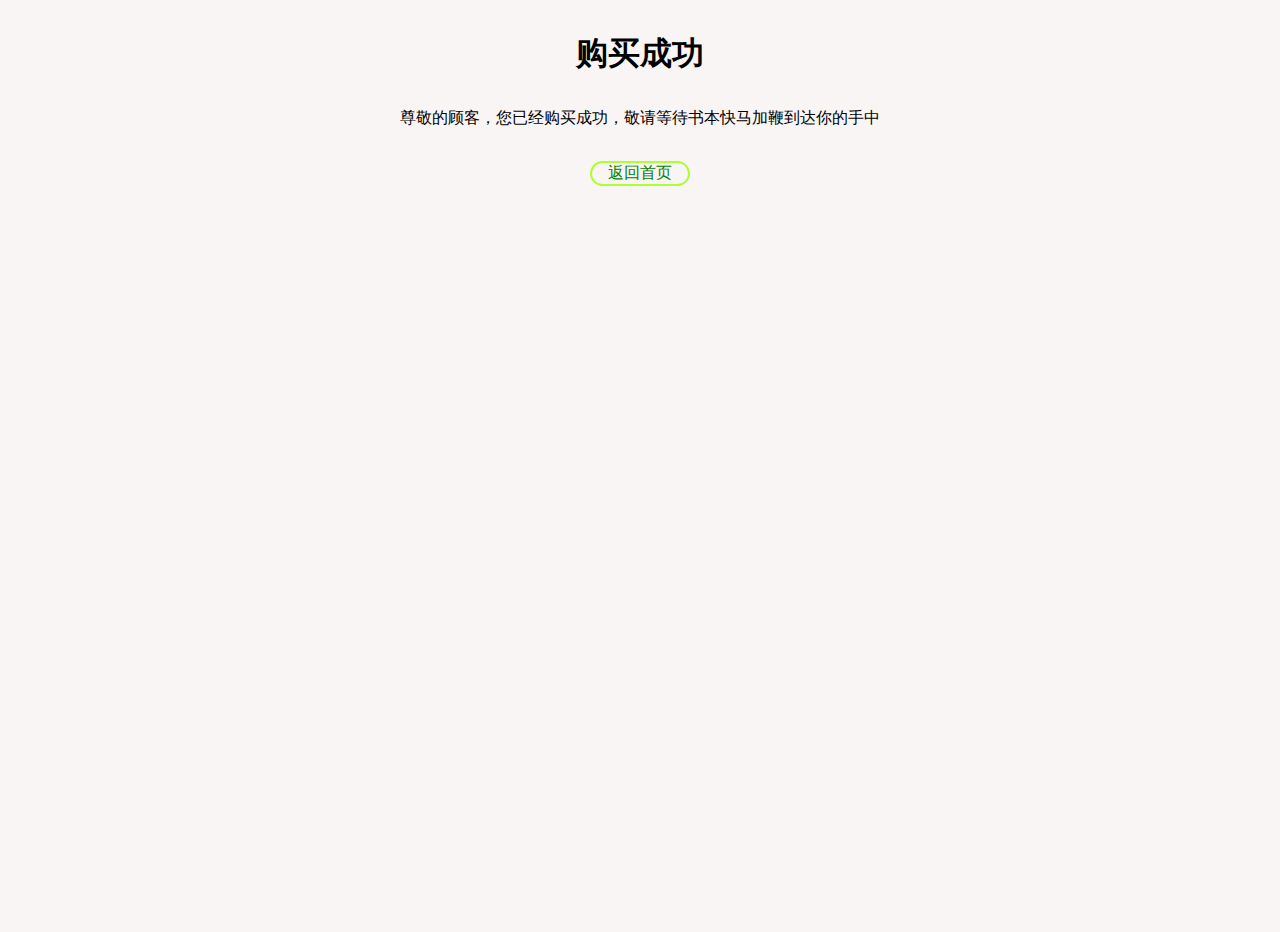
<file: price.html>
<!DOCTYPE html>
<html lang="en">

<head>
    <meta charset="UTF-8">
    <meta name="viewport" content="width=device-width, initial-scale=1.0">
    <meta http-equiv="X-UA-Compatible" content="ie=edge">
    <title>Document</title>
    <style>
        * {
            margin: 0;
            padding: 0;
        }
        
        html,
        body {
            width: 100%;
            height: 100%;
            text-align: center;
            background-color: #f9f5f5;
        }
        
        h1 {
            margin-top: 2rem;
        }
        
        .content {
            padding: 2rem;
        }
        
        span img {
            width: 4rem;
            height: 4rem;
            text-align: center;
            line-height: 4rem;
        }
        
        span i {
            margin-top: 1rem;
            padding: 1rem;
        }
        
        .bottom {
            border: 2px greenyellow solid;
            width: 6rem;
            margin: 0 auto;
            color: green;
            border-radius: 1rem;
        }
    </style>
</head>

<body>
    <h1>
        购买成功
    </h1>
    <div class="content">

        <!-- <span>
            <img src="./files/y.jpg" alt="">
        </span> -->
        <span>
            <!-- <i>
                <img src="./files/y.jpg" alt="">
            </i> -->
            尊敬的顾客，您已经购买成功，敬请等待书本快马加鞭到达你的手中
        </span>
    </div>
    <div class="bottom">
        返回首页
    </div>
</body>
<script src="./files/jquery-3.1.1.min.js"></script>
<script>
    $('.bottom').click(function(e) {
        window.location.href = './index.html'
    })
</script>

</html>
</file>
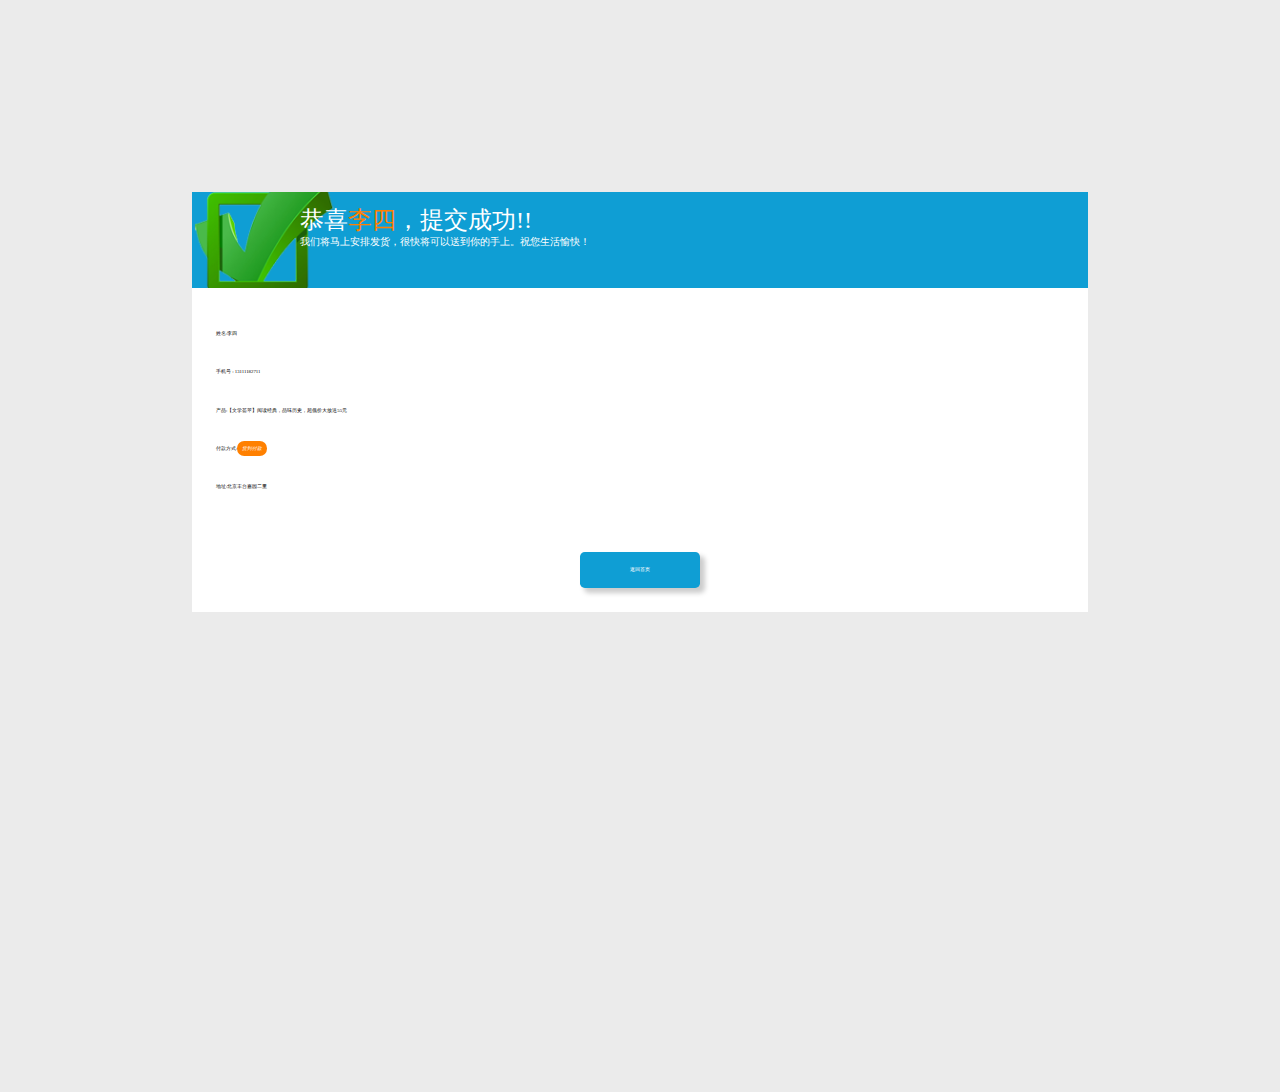
<file: success.html>
<!DOCTYPE html>
<html lang="en">

<head>
    <meta charset="UTF-8">
    <meta name="viewport" content="width=device-width, initial-scale=1.0">
    <meta http-equiv="X-UA-Compatible" content="ie=edge">
    <title>您的订单已经成功，感谢你的支持！</title>
    <script src="./files/jquery-3.1.1.min.js"></script>

    <style>
        * {
            margin: 0;
            padding: 0;
        }
        
        ul,
        li {
            list-style: none;
            margin: 0;
            padding: 0;
        }
        
        html,
        body {
            width: 100%;
            height: 100%;
            text-align: center;
            background-color: #ebebeb;
        }
        
        #warp {
            margin: 0.8rem;
            background-color: white;
        }
        
        #warp .top {
            background-color: #0F9ED4;
            width: 100%;
            height: 4rem;
            color: white;
            background: url(./files/chenggong.png) no-repeat left #0F9ED4;
            background-size: 16% auto;
            text-align: center;
            padding: 0.5rem;
            box-sizing: border-box;
        }
        
        #warp .top .t0 {
            display: block;
            margin: auto;
        }
        
        #warp .top .t1 {
            text-align: left;
            padding-left: 4rem;
            display: none;
        }
        
        #warp .top .t2 {
            font-size: 0.4rem;
            text-align: left;
            padding-left: 4rem;
            display: none;
        }
        
        #warp .top .icons {
            float: left;
            text-align: center;
        }
        
        .loading {
            height: 0.4rem;
            background-color: #0F9ED4;
            width: 100%;
            margin-bottom: 1px;
            position: relative;
            display: block;
            animation: move 1.5s ease-out;
            font-size: 0.05rem;
            line-height: 0.4rem;
        }
        
        #warp .top .icons img {
            width: 3rem;
        }
        
        .bottom {
            text-align: left;
            padding: 1rem;
            font-size: 0.2rem;
        }
        
        .bottom ul li {
            line-height: 1.4rem;
            margin-top: .2rem;
        }
        
        .button {
            margin: 0 auto;
            color: white;
            background-color: #0F9ED4;
            border-radius: 0.2rem;
            box-shadow: #0F9ED4;
            text-align: center;
            width: 5rem;
            margin-top: 2rem;
            height: 1.5rem;
            line-height: 1.5rem;
            box-shadow: .2rem .2rem .2rem #cccccc;
        }
        
        @media screen and (min-width: 760px) {
            html {
                font-size: 24px;
            }
            #warp {
                margin: 8rem !important;
            }
        }
        
        @keyframes move {
            0% {
                width: 0%;
            }
            20% {
                width: 40%
            }
            60% {
                width: 80%
            }
            90% {
                width: 90%
            }
            100% {
                width: 100%;
            }
        }
    </style>
</head>
<div id='warp'>
    <script type="text/javascript">
    </script>
    <div class="loading"></div>
    <div class="top">
        <!-- <div class="icons">
            <img src="./files/chenggong.png" alt="">
        </div> -->
        <div class="t0" id="t0">
            订单处理中，请耐心等待....
        </div>
        <div class="t1" id="t1">
            恭喜<span style="color: #ff8000">李四</span>，提交成功!!
        </div>
        <div class="t2" id="t2">
            我们将马上安排发货，很快将可以送到你的手上。祝您生活愉快！
        </div>
    </div>
    <script>
    </script>
    <div class="bottom">
        <ul>
            <li class="name">
                姓名:李四
            </li>
            <li class="mobel">
                电话:13212341234
            </li>
            <li>
                产品:【文学荟萃】阅读经典，品味历史，超低价大放送55元
            </li>
            <li>
                付款方式:<i style="background:#ff8000;color:white;padding: 0.2rem;border-radius: 0.3rem;box-shadow: tomato 0.1rem">货到付款</i>
            </li>
            <li class="adress">
                地址:北京丰台嘉园二里
            </li>
        </ul>

        <div class="button">
            返回首页
        </div>
    </div>
</div>

<body>


</body>
<!-- <script src="./files/jquery-3.1.1.min.js"></script> -->
<script>
    $(".button").click(function() {
        window.location.href = './price.html';
        // window.history.go(0);
    });

    function weidthChange() {
        let percent = $(".loading").width();
        let width = $(".top").outerWidth();
        // console.log(percent, width);
        let widthHtml = (percent / width).toFixed(2) * 100 + '%';
        $(".loading").text(widthHtml);
        if (widthHtml == '100%') {
            $('.loading').fadeOut();
            document.getElementById("t0").style.display = 'none';
            document.getElementById("t1").style.display = 'block';
            document.getElementById("t2").style.display = 'block';
        }
    }
    setInterval(weidthChange, 100);

    if (window.name == "") {
        window.name = "isReload"; // 在首次进入页面时我们可以给window.name设置一个固定值 
    } else if (window.name == "isReload") {
        alert("您已经提交成功，请勿重新提交!")
        window.location.href = "./error.html"
    }
    $(".mobel").text("手机号 : 13111182711");
</script>

</html>
</file>
<file: files/style.css>
.primary-color {
    color: #49d4b3;
}

* {
    -webkit-box-sizing: border-box;
    -moz-box-sizing: border-box;
    box-sizing: border-box;
    padding: 0;
    margin: 0;
}

*:before,
*:after {
    -webkit-box-sizing: border-box;
    -moz-box-sizing: border-box;
    box-sizing: border-box;
}

html {
    font-size: 10px;
    -webkit-tap-highlight-color: rgba(0, 0, 0, 0);
}

body {
    font-family: "Microsoft Yahei", Arial, sans-serif;
    background-color: #fff;
}

input,
button,
select,
textarea {
    font-family: inherit;
    font-size: inherit;
    line-height: inherit;
}

a {
    color: #7ac5b1;
    text-decoration: none;
}

a:hover,
a:focus {
    color: #4aa98f;
    text-decoration: none;
}

.text-base {
    font-size: 0.46875rem;
}

.text-large {
    font-size: 0.625rem;
}

.text-small {
    font-size: 0.390625rem;
}

.wrapper {
    position: relative;
    width: 10rem;
    margin: 0 auto;
    font-size: 14px;
}

[data-dpr="2"] .wrapper {
    font-size: 25.2px;
}

[data-dpr="3"] .wrapper {}

.text-hide {
    font: 0/0 a;
    color: transparent;
    text-shadow: none;
    background-color: transparent;
    border: 0;
}

.float-left {
    float: left;
}

.float-right {
    float: right;
}

.text-left {
    text-align: left;
}

.text-right {
    text-align: right;
}

.text-center {
    text-align: center;
}

.text-lowercase {
    text-transform: lowercase;
}

.text-uppercase {
    text-transform: uppercase;
}

.text-capitalize {
    text-transform: capitalize;
}

.text-ellipsis {
    overflow: hidden;
    text-overflow: ellipsis;
    white-space: nowrap;
}

.clearfix:before,
.clearfix:after {
    content: " ";
    display: table;
}

.clearfix:after {
    clear: both;
}

.pull-right {
    float: right !important;
}

.pull-left {
    float: left !important;
}

.hide {
    display: none !important;
}

.show {
    display: block !important;
}

.invisible {
    visibility: hidden;
}

.text-hide {
    font: 0/0 a;
    color: transparent;
    text-shadow: none;
    background-color: transparent;
    border: 0;
}

.hidden {
    display: none !important;
    visibility: hidden !important;
}

.fixed {
    position: fixed;
}

.relative {
    position: relative;
}

.absolute {
    position: absolute;
}

.pd-0 {
    padding: 0;
}

.pd-5 {
    padding: 0.078125rem;
}

.pd-10 {
    padding: 0.15625rem;
}

.pd-15 {
    padding: 0.234375rem;
}

.pd-20 {
    padding: 0.3125rem;
}

.pdl-5 {
    padding-left: 0.078125rem;
}

.pdl-10 {
    padding-left: 0.15625rem;
}

.pdl-15 {
    padding-left: 0.234375rem;
}

.pdl-20 {
    padding-left: 0.3125rem;
}

.pdr-5 {
    padding-right: 0.078125rem;
}

.pdr-10 {
    padding-right: 0.15625rem;
}

.pdr-15 {
    padding-right: 0.234375rem;
}

.pdr-20 {
    padding-right: 0.3125rem;
}

.pdt-5 {
    padding-top: 0.078125rem;
}

.pdt-10 {
    padding-top: 0.15625rem;
}

.pdt-15 {
    padding-top: 0.234375rem;
}

.pdt-20 {
    padding-top: 0.3125rem;
}

.pdb-5 {
    padding-bottom: 0.078125rem;
}

.pdb-10 {
    padding-bottom: 0.15625rem;
}

.pdb-15 {
    padding-bottom: 0.234375rem;
}

.pdb-20 {
    padding-bottom: 0.3125rem;
}

.mg-0 {
    margin: 0;
}

.mg-5 {
    margin: 0.078125rem;
}

.mg-10 {
    margin: 0.15625rem;
}

.mg-15 {
    margin: 0.234375rem;
}

.mg-20 {
    margin: 0.3125rem;
}

.mgl-5 {
    margin-left: 0.078125rem;
}

.mgl-10 {
    margin-left: 0.15625rem;
}

.mgl-15 {
    margin-left: 0.234375rem;
}

.mgl-20 {
    margin-left: 0.3125rem;
}

.mgr-5 {
    margin-right: 0.078125rem;
}

.mgr-10 {
    margin-right: 0.15625rem;
}

.mgr-15 {
    margin-right: 0.234375rem;
}

.mgr-20 {
    margin-right: 0.3125rem;
}

.mgt-5 {
    margin-top: 0.078125rem;
}

.mgt-10 {
    margin-top: 0.15625rem;
}

.mgt-15 {
    margin-top: 0.234375rem;
}

.mgt-20 {
    margin-top: 0.3125rem;
}

.mgb-5 {
    margin-bottom: 0.078125rem;
}

.mgb-10 {
    margin-bottom: 0.15625rem;
}

.mgb-15 {
    margin-bottom: 0.234375rem;
}

.mgb-20 {
    margin-bottom: 0.3125rem;
}

.text-light-gray {
    color: #ccc;
}

.text-deep-gray {
    color: #606060;
}

.text-gray {
    color: #999;
}

.text-white {
    color: white;
}

.text-black {
    color: #000;
}

.pop_tip {
    width: 9.375rem;
    color: #fff;
    font-size: 0.46875rem;
    padding: 1.5625rem 0 0.46875rem;
    text-align: center;
    position: fixed;
    top: 40%;
    left: 50%;
    margin-left: -4.6875rem;
    z-index: 999999;
    box-shadow: 0 0 3px 3px rgba(0, 0, 0, 0.06);
    border-radius: 0.15625rem;
    border: 1px solid #444;
    background-color: rgba(0, 0, 0, 0.7);
    background-repeat: no-repeat;
    background-position: center 0.3125rem;
    background-size: 1.015625rem auto;
}

.pop_tip.suc {
    background-image: url(images/personal/tips_suc.png);
}

.pop_tip.err {
    background-image: url(images/personal/tips_err.png);
}

.pop_tip.warn {
    background-image: url(images/personal/tips_warn.png);
}

.modal_wrap .package_close_color {
    background: #417ead;
}

.modal_wrap .package_sweep_color {
    background: #fc9e44;
}

.modal_wrap .content_SucceedGold_btn {
    background: #64c0ab;
}

.modal_wrap .go_register_btn {
    background: #64c0ab;
}

html,
body {
    width: 100%;
    height: 100%;
    font-family: "Microsoft Yahei";
}

i {
    font-style: normal;
}

body.over-hidden {
    overflow: hidden;
}

.width_560 {
    width: 8.75rem;
    margin: 0 auto;
}

.order_tips {
    width: 100%;
    height: 1.0625rem;
    line-height: 1.0625rem;
    text-align: center;
    color: #333;
    font-size: 0.375rem;
    border-top: 0.015625rem solid #d7d7d7;
    border-bottom: 0.015625rem solid #d7d7d7;
    background: #f0f0f0;
}

.pop_tip {
    width: 7.03125rem;
    color: #fff;
    font-size: 0.46875rem;
    padding: 1.5625rem 0 0.46875rem;
    text-align: center;
    position: fixed;
    top: 40%;
    left: 50%;
    margin-left: -3.515625rem;
    z-index: 999999;
    box-shadow: 0 0 3px 3px rgba(0, 0, 0, 0.06);
    border-radius: 0.15625rem;
    border: 1px solid #444;
    background-color: rgba(0, 0, 0, 0.7);
    background-repeat: no-repeat;
    background-position: center 0.3125rem;
    background-size: 1.015625rem auto;
}

.pop_tip.suc {
    background-image: url(images/tips_suc.png);
}

.pop_tip.err {
    background-image: url(images/tips_err.png);
}

.pop_tip.warn {
    background-image: url(images/tips_warn.png);
}

.wrapper {
    width: 10rem;
    margin: 0 auto;
    background: #f0f0f0;
}

.wrapper .index_box {
    width: 100%;
    padding-bottom: 1.25rem;
}

.wrapper .index_box .public_title {
    width: 4.0625rem;
    padding: 0.625rem 0;
    margin: 0 auto;
    color: #333;
    font-size: 0.46875rem;
    text-align: center;
    background: url(images/index_09.jpg) repeat-x center center;
}

.wrapper .index_box .public_title span {
    display: inline-block;
    padding: 0 0.15625rem;
    background: #fff;
}

.wrapper .index_box .title {
    width: 100%;
    height: 1.25rem;
    line-height: 1.25rem;
    text-align: center;
    color: #fff;
    font-size: 0.4375rem;
    letter-spacing: 0.046875rem;
    font-size: 0.5rem;
    letter-spacing: 0.03125rem;
    background: #9c0202;
}

.wrapper .index_box .title.new-title-style {
    font-size: 0.5rem;
    letter-spacing: 0.03125rem;
    background: #9c0202;
}

.wrapper .index_box .banner {
    width: 100%;
    font-size: 0;
    overflow: hidden;
    position: relative;
}

.wrapper .index_box .banner .sold-out {
    width: 100%;
    height: 100%;
    position: absolute;
    top: 0;
    left: 0;
    z-index: 2;
    overflow: hidden;
    background: url(images/sell_out.png) no-repeat center center rgba(0, 0, 0, 0.5);
    background-size: 5.6rem auto;
}

.wrapper .index_box .banner img {
    width: 100%;
    font-size: 0;
}

.index_box .banner .ban-news {
    height: 80px;
    position: absolute;
    left: 5px;
    top: 20px;
}

.index_box .banner .huadong {
    height: 30px;
    position: relative;
}

.index_box .banner .huadong .huabox {
    margin: 0 auto;
    line-height: 40px;
}

.index_box .banner .huadong .notice_active {
    float: left;
    width: 100%;
    height: 70px;
    padding: 0;
    overflow: hidden;
    position: relative;
}

.index_box .banner .huadong .notice_active li {
    padding: 0 0.15625rem 0 0.078125rem;
    height: 30px;
    line-height: 30px;
    overflow: hidden;
    margin-bottom: 10px;
    border-radius: 15px;
    opacity: 0.5;
    background: rgba(0, 0, 0, 0.6);
    background: rgba(153, 153, 153, 0.5);
}

.index_box .banner .huadong .notice_active li:first-child {
    opacity: 1;
    background: rgba(255, 255, 255, 0.8);
}

.index_box .banner .huadong .notice_active li.notice_active_ch span {
    color: #f2f2f2;
    color: #333;
    font-size: 12px;
    display: block;
    overflow: hidden;
    width: 100%;
    float: left;
}

.index_box .banner .huadong .notice_active li.notice_active_ch span img {
    width: 26px;
    height: 26px;
    float: left;
    margin: 2px 5px 0 0;
    border-radius: 50%;
}

.wrapper .index_box .countdown {
    width: 100%;
    height: 1.375rem;
    background: #9c0202;
}

.wrapper .index_box .countdown .time_box {
    width: 7.65625rem;
    height: 0.9375rem;
    line-height: 0.9375rem;
    text-align: center;
    margin: 0 auto;
    color: #fff;
    font-size: 0.3125rem;
    border-radius: 0.46875rem;
    position: relative;
    top: 0.21875rem;
    background: rgba(0, 0, 0, 0.5);
}

.wrapper .index_box .countdown .time_box span {
    font-size: 0.390625rem;
}

.wrapper .index_box .countdown .time_box i {
    display: inline-block;
    width: 0.625rem;
    height: 0.625rem;
    line-height: 0.625rem;
    text-align: center;
    border-radius: 0.078125rem;
    background: #000;
}

.wrapper .index_box .product_info {
    width: 100%;
    margin-bottom: 0.3125rem;
    padding-bottom: 0.46875rem;
    border-bottom: 0.015625rem solid #d7d7d7;
    background: #fff;
}

.wrapper .index_box .product_info .info_box {
    margin: 0 0.625rem;
}

.wrapper .index_box .product_info .info_box .info_detail {
    width: 100%;
    padding: 0.46875rem 0;
    border-bottom: 0.015625rem solid #d7d7d7;
}

.wrapper .index_box .product_info .info_box .info_detail .info_title {
    color: #333;
    font-size: 0.53125rem;
    font-weight: 600;
    margin-bottom: 0.3125rem;
}

.wrapper .index_box .product_info .info_box .info_detail .info_msg {
    color: #333;
    font-size: 0.40625rem;
    line-height: 0.65625rem;
}

.wrapper .index_box .product_info .info_box .info_detail span {
    display: inline-block;
    width: 2.653125rem;
    padding: 0.03125rem 0 0.046875rem;
    text-align: center;
    color: #9c0202;
    font-size: 0.3125rem;
    margin-right: 0.15625rem;
    border-radius: 0.078125rem;
    border: 0.015625rem solid #9c0202;
}

.info_coupon {
    margin-top: 5px;
}

.wrapper .index_box .product_info .info_box .info_price {
    width: 100%;
    padding: 0.46875rem 0;
    border-bottom: 0.015625rem solid #d7d7d7;
}

.wrapper .index_box .product_info .info_box .info_price a {
    display: block;
    width: 3.4375rem;
    height: 1.25rem;
    line-height: 1.25rem;
    text-align: center;
    float: right;
    color: #fff;
    font-size: 0.5625rem;
    border-radius: 0.15625rem;
    background: #9c0202;
}

.wrapper .index_box .product_info .info_box .info_price .current_price {
    line-height: 1.25rem;
    float: left;
    margin-right: 0.078125rem;
    padding-left: 0.3125rem;
    color: #9c0202;
    font-size: 1.125rem;
    background: url(images/index_05.png) no-repeat left 0.703125rem;
    background-size: 0.265625rem auto;
}

.wrapper .index_box .product_info .info_box .info_price .origianl_price {
    float: left;
    padding-top: 0.125rem;
}

.wrapper .index_box .product_info .info_box .info_price .origianl_price p {
    color: #999;
    font-size: 0.375rem;
    line-height: 0.5rem;
}

.wrapper .index_box .product_info .info_box .info_price .origianl_price p span {
    text-decoration: line-through;
}

.wrapper .index_box .product_info .info_box .info_latest_news {
    padding-top: 0.46875rem;
}

.wrapper .index_box .product_info .info_box .info_latest_news .news_txt {
    width: 1.5625rem;
    float: left;
    color: #9c0202;
    font-size: 0.375rem;
}

.wrapper .index_box .product_info .info_box .info_latest_news .news_msg {
    width: 7.1875rem;
    height: 0.9375rem;
    height: 50px;
    float: left;
    color: #666;
    font-size: 0.34375rem;
    line-height: 0.46875rem;
    position: relative;
    overflow: hidden;
}

.wrapper .index_box .product_info .info_box .info_latest_news .news_msg a {
    height: 50px;
    display: block;
    color: #666;
}

.wrapper .index_box .products_imgs {
    font-size: 0;
    margin-bottom: 0.3125rem;
    border-top: 0.015625rem solid #d7d7d7;
    border-bottom: 0.015625rem solid #d7d7d7;
    background: #fff;
}

.wrapper .index_box .products_imgs img {
    width: 100%;
    font-size: 0;
}

.wrapper .index_box .warm_tips {
    padding: 0 0.625rem;
    margin-bottom: 0.3125rem;
    border-top: 0.015625rem solid #d7d7d7;
    border-bottom: 0.015625rem solid #d7d7d7;
    background: #fff;
}

.wrapper .index_box .warm_tips ul li {
    color: #666;
    font-size: 0.3rem;
    line-height: 0.625rem;
    padding-left: 0.3125rem;
    margin-bottom: 0.1125rem;
}

.wrapper .index_box .warm_tips .warm_tip_msg {
    color: #666;
    font-size: 0.40625rem;
    line-height: 0.625rem;
    padding-left: 0.3125rem;
    margin-bottom: 0.3125rem;
}

.wrapper .index_box .warm_tips .tips_tel {
    padding: 0.15625rem 0 0.625rem;
}

.wrapper .index_box .warm_tips .tips_tel a {
    display: inline-block;
    width: 100%;
    height: 1.125rem;
    line-height: 1.125rem;
    margin-bottom: 0.15625rem;
    color: #9c0202;
    font-size: 0.4375rem;
    text-indent: 1.6875rem;
    border-radius: 0.15625rem;
    background: #f5e5e5;
}

.wrapper .index_box .custormer_comments {
    padding: 0 0.625rem;
    background: #fff;
}

.wrapper .index_box .custormer_comments ul li {
    color: #333;
    font-size: 0.40625rem;
    line-height: 0.546875rem;
    padding: 0.46875rem 0;
    border-bottom: 0.015625rem solid #d7d7d7;
}

.wrapper .index_box .custormer_comments ul li h3 {
    color: #666;
    padding-bottom: 0.15625rem;
}

.wrapper .index_box .custormer_comments ul li p span {
    color: #9c0202;
    font-size: 0.375rem;
}

.wrapper .index_box .custormer_comments ul li:nth-last-child(1) {
    border: none;
}

.wrapper .index_box .custormer_comments .comment_btn {
    text-align: center;
    padding-bottom: 0.46875rem;
    margin-top: -0.078125rem;
    background: #fff;
}

.wrapper .index_box .custormer_comments .comment_btn a {
    display: inline-block;
    padding-right: 0.390625rem;
    color: #9c0202;
    font-size: 0.40625rem;
    display: none;
}

.wrapper .index_box .custormer_comments .comment_btn a.show_more {
    background: url(images/index_23.png) no-repeat right center;
    background-size: 0.328125rem auto;
}

.wrapper .index_box .custormer_comments .comment_btn a.hide_more {
    background: url(images/index_42.png) no-repeat right center;
    background-size: 0.328125rem auto;
}

.wrapper .index_box .footer {
    padding: 0.78125rem 0 0.46875rem;
    text-align: center;
    border-top: 0.015625rem solid #d7d7d7;
}

.wrapper .index_box .footer img {
    width: 100%;
}

.wrapper .index_box .footer p {
    color: #999;
    font-size: 0.4375rem;
    padding-top: 0.46875rem;
}

.wrapper .index_box .footer p span {
    font-size: 0.3125rem;
}

.wrapper .index_box .fixed_bar {
    display: flex;
    align-items: center;
    justify-content: center;
    width: 10rem;
    height: 1.21875rem;
    position: fixed;
    bottom: 0;
    left: 50%;
    z-index: 100;
    margin-left: -5rem;
    border-top: 1px solid #d7d7d7;
    border-bottom: 1px solid #d7d7d7;
}

.wrapper .index_box .fixed_bar a {
    display: flex;
    align-items: center;
    justify-content: center;
    flex: 1;
    height: 100%;
    font-size: 0.4375rem;
    text-align: center;
    float: left;
}

.wrapper .index_box .fixed_bar a.tel_consult {
    color: #9c0202;
    background: #fff;
}

.wrapper .index_box .fixed_bar a.buy_btn {
    color: #fff;
    background: #9c0202;
}

.index_box .fixed_bar a.go-home {
    flex: 0 0 2.25333333rem;
    color: #9c0202;
    border-right: 1px solid #efefef;
    background: #fff;
    /*span{
          display:inline-block;
          position:relative;
          left:8px;
          width: 30rem / @rem-base;
          height: 15px;
          text-indent:0rem / @rem-base;
          border-top: 3px solid #cf2a4f;
          border-bottom: 3px solid #cf2a4f;
          background-color: #cf2a4f;
          padding: 3px 0;
          background-clip:content-box;
        }*/
}

.wrapper .index_box .dialog_bg {
    width: 100%;
    height: 100%;
    position: fixed;
    top: 0;
    left: 0;
    z-index: 99;
    display: none;
    background: rgba(0, 0, 0, 0.5);
}

.wrapper .index_box .order_dialog {
    width: 10rem;
    height: 12.890625rem;
    height: 90%;
    position: fixed;
    left: 50%;
    bottom: 0;
    z-index: 9999;
    margin-left: -5rem;
    display: none;
    border-top: 0.015625rem solid #d7d7d7;
    background: #fff;
}

.wrapper .index_box .order_dialog .order_pos {
    width: 100%;
    height: 100%;
    position: relative;
}

.wrapper .index_box .order_dialog .order_pos .order_box {
    width: 100%;
    height: 12.890625rem;
    height: 100%;
    position: relative;
}

.wrapper .index_box .order_dialog .order_pos .order_box a.close_dialog_btn {
    display: block;
    width: 0.875rem;
    height: 0.875rem;
    position: absolute;
    right: 0.625rem;
    top: -0.3125rem;
    z-index: 999;
    background: url(images/close_btn.png) no-repeat;
    background-size: contain;
}

.wrapper .index_box .order_dialog .order_pos .order_box a.confirm_btn {
    display: block;
    width: 100%;
    height: 1.25rem;
    line-height: 1.25rem;
    text-align: center;
    color: #fff;
    font-size: 0.4375rem;
    letter-spacing: 0.15625rem;
    position: absolute;
    left: 0;
    bottom: 0;
    z-index: 999;
    background: #9c0202;
}

.wrapper .index_box .order_dialog .order_pos .order_box .order_pro_detail {
    height: 4.0625rem;
}

.wrapper .index_box .order_dialog .order_pos .order_box .order_pro_detail .pro_info {
    width: 100%;
}

.wrapper .index_box .order_dialog .order_pos .order_box .order_pro_detail .pro_info .pro_img {
    width: 2.65625rem;
    height: 2.34375rem;
    float: left;
    margin-right: 0.3125rem;
    position: relative;
}

.wrapper .index_box .order_dialog .order_pos .order_box .order_pro_detail .pro_info .pro_img div {
    width: 2.65625rem;
    height: 2.65625rem;
    font-size: 0;
    position: absolute;
    left: 0;
    bottom: 0;
    background-repeat: no-repeat;
    background-size: 100% 100%;
}

.wrapper .index_box .order_dialog .order_pos .order_box .order_pro_detail .pro_info .pro_img div img {
    width: 100%;
    height: 100%;
    font-size: 0;
    border-radius: 0.15625rem;
}

.wrapper .index_box .order_dialog .order_pos .order_box .order_pro_detail .pro_info .pro_msg {
    width: 5.78125rem;
    float: left;
}

.wrapper .index_box .order_dialog .order_pos .order_box .order_pro_detail .pro_info .pro_msg table td {
    height: 2.1875rem;
    vertical-align: bottom;
}

.wrapper .index_box .order_dialog .order_pos .order_box .order_pro_detail .pro_info .pro_msg table td p {
    font-size: 0.375rem;
    line-height: 0.5rem;
}

.wrapper .index_box .order_dialog .order_pos .order_box .order_pro_detail .pro_info .pro_msg table td p.price {
    color: #9c0202;
}

.wrapper .index_box .order_dialog .order_pos .order_box .order_pro_detail .pro_info .pro_msg table td p.selected {
    color: #666;
}

.wrapper .index_box .order_dialog .order_pos .order_box .order_pro_detail .pro_gift {
    padding: 0.234375rem 0 0;
}

.wrapper .index_box .order_dialog .order_pos .order_box .order_pro_detail .pro_gift p {
    color: #666;
    font-size: 0.34375rem;
    line-height: 0.5625rem;
}

.wrapper .index_box .order_dialog .order_pos .order_box .select_box {
    width: 100%;
    height: 8.8125rem;
    height: 65%;
    overflow: auto;
    overflow-y: scroll;
}

.wrapper .index_box .order_dialog .order_pos .order_box .select_box li {
    height: 1rem;
    line-height: 1rem;
    margin-bottom: 0.3125rem;
    color: #333;
    font-size: 0.375rem;
    border-radius: 0.125rem;
    background: #edecec;
}

.wrapper .index_box .order_dialog .order_pos .order_box .select_box li.on {
    color: #fff;
    background: #9c0202;
}

.wrapper .index_box .order_dialog .order_pos .order_box .select_box .meal_select ul li {
    width: 100%;
    text-indent: 0.46875rem;
}

.wrapper .index_box .order_dialog .order_pos .order_box .select_box .size_select ul li {
    width: 4.21875rem;
    float: left;
    text-align: center;
}

.wrapper .index_box .order_dialog .order_pos .order_box .select_box .size_select ul li:nth-of-type(2n+1) {
    margin-right: 0.3125rem;
}

.wrapper .index_box .order_dialog .order_pos .order_box .select_box .order_count {
    width: 2.8125rem;
    height: 0.671875rem;
    line-height: 0.640625rem;
    margin: 0 auto 2.1875rem;
    text-align: center;
    border-top: 0.015625rem solid #edecec;
    border-bottom: 0.015625rem solid #edecec;
    background: #fff;
}

.wrapper .index_box .order_dialog .order_pos .order_box .select_box .order_count a {
    display: block;
    float: left;
    width: 0.84375rem;
    height: 100%;
    background: url(images/btn_reduce.jpg) no-repeat center center #edecec;
    background-size: contain;
}

.wrapper .index_box .order_dialog .order_pos .order_box .select_box .order_count a.add_count_btn {
    float: right;
    background: url(images/btn_add.jpg) no-repeat center center #edecec;
    background-size: contain;
}

.wrapper .index_box .order_dialog .order_pos .order_box .select_box .order_count input[type='text'] {
    float: left;
    width: 1.078125rem;
    height: 0.640625rem;
    text-align: center;
    padding: 0;
    margin: 0;
    color: #333;
    font-size: 0.375rem;
    border: none;
}

.wrapper .order_page {
    width: 100%;
    margin-bottom: 1.5625rem;
    background: #fff;
}

.wrapper .order_page .order_product {
    padding: 0.3125rem 0;
}

.wrapper .order_page .order_product .pro_img {
    width: 2.65625rem;
    height: 2.65625rem;
    float: left;
    margin-right: 0.3125rem;
    font-size: 0;
    border-radius: 0.15625rem;
    overflow: hidden;
}

.wrapper .order_page .order_product .pro_img>div {
    width: 100%;
    height: 100%;
    background-repeat: no-repeat;
    background-size: 100% 100%;
}

.wrapper .order_page .order_product .pro_img img {
    width: 100%;
    height: 100%;
    font-size: 0;
}

.wrapper .order_page .order_product .pro_info {
    width: 5.78125rem;
    height: 2.65625rem;
    float: right;
}

.wrapper .order_page .order_product .pro_info h3 {
    color: #333;
    font-size: 0.375rem;
    padding: 0.15625rem 0 0.078125rem;
}

.wrapper .order_page .order_product .pro_info p {
    color: #666;
    font-size: 0.34375rem;
}

.wrapper .order_page .order_product .pro_info p.price {
    color: #9c0202;
    font-size: 0.375rem;
    padding-top: 0.46875rem;
}

.wrapper .order_page .order_edit table {
    width: 100%;
}

.wrapper .order_page .order_edit table tr td {
    width: 6.71875rem;
    color: #333;
    font-size: 0.375rem;
    line-height: 1rem;
    padding: 0.203125rem 0;
    vertical-align: top;
    border-bottom: 0.015625rem solid #d7d7d7;
}

.wrapper .order_page .order_edit table tr td .td_title {
    width: 2.03125rem;
}

.wrapper .order_page .order_edit table tr td input[type="text"] {
    width: 6.71875rem;
    height: 1rem;
    border: none;
}

.wrapper .order_page .order_edit table tr td input[type="text"].captcha {
    width: 3.90625rem;
}

.wrapper .order_page .order_edit table tr td textarea {
    width: 100%;
    height: 2.03125rem;
    line-height: 0.5rem;
    padding-top: 0.234375rem;
    border: none;
    resize: none;
}

.wrapper .order_page .order_edit table tr td select {
    width: 2.125rem;
    height: 1rem;
    float: left;
    margin-right: 0.15625rem;
    border-radius: 0.15625rem;
    border: 0.015625rem solid #d7d7d7;
}

.wrapper .order_page .order_edit table tr td select:nth-last-child(1) {
    margin: 0;
}

.wrapper .order_page .order_edit table tr td a.get_captcha {
    display: inline-block;
    width: 2.296875rem;
    height: 0.828125rem;
    line-height: 0.828125rem;
    float: right;
    margin-top: 0.078125rem;
    text-align: center;
    color: #fff;
    font-size: 0.375rem;
    border-radius: 0.15625rem;
    background: #9c0202;
}

.wrapper .order_page .order_edit table tr:nth-last-child(1) td {
    border: none;
}

.wrapper .order_page a.submit_btn {
    display: block;
    width: 10rem;
    height: 1.25rem;
    line-height: 1.25rem;
    text-align: center;
    color: #fff;
    font-size: 0.4375rem;
    position: fixed;
    left: 50%;
    bottom: 0;
    margin-left: -5rem;
    background: #9c0202;
}

.wrapper .order_suc_page {
    width: 100%;
}

.wrapper .order_suc_page .suc_title {
    width: 100%;
    height: 3.671875rem;
    background: url(images/line_bg.png) repeat-x center bottom #9c0202;
}

.wrapper .order_suc_page .suc_title .suc_title_msg {
    width: 5.625rem;
    float: left;
    margin: 0.703125rem 0.3125rem 0 0.9375rem;
    color: #fff;
    font-size: 0.34375rem;
    line-height: 0.53125rem;
}

.wrapper .order_suc_page .suc_title .suc_title_msg h3 {
    font-size: 0.6875rem;
    padding-bottom: 0.546875rem;
}

.wrapper .order_suc_page .suc_title .suc_title_icon {
    width: 2.265625rem;
    height: 2.265625rem;
    line-height: 2.265625rem;
    float: left;
    margin-top: 0.625rem;
    background: url(images/suc_btn.png) no-repeat;
    background-size: contain;
}

.wrapper .order_suc_page .customer_info {
    width: 100%;
    height: 2.5625rem;
    margin-bottom: 0.3125rem;
    border-bottom: 0.015625rem solid #d7d7d7;
    background: #fff;
}

.wrapper .order_suc_page .customer_info .info_msg {
    padding-top: 0.15625rem;
    background: url(images/loc_btn.png) no-repeat left 0.3125rem;
    background-size: 0.421875rem auto;
}

.wrapper .order_suc_page .customer_info .info_msg p {
    padding-left: 0.625rem;
    color: #333;
    font-size: 0.40625rem;
    line-height: 0.5625rem;
    padding-top: 0.15625rem;
}

.wrapper .order_suc_page .customer_info .info_msg p span.tel {
    float: right;
}

.wrapper .order_suc_page .order_info {
    width: 100%;
    padding: 0.390625rem 0;
    margin-bottom: 0.3125rem;
    border-top: 0.015625rem solid #d7d7d7;
    border-bottom: 0.015625rem solid #d7d7d7;
    background: #fff;
}

.wrapper .order_suc_page .order_info .order_detail h3 {
    color: #333;
    font-size: 0.40625rem;
    padding-bottom: 0.15625rem;
}

.wrapper .order_suc_page .order_info .order_detail .pro_info {
    padding-bottom: 0.234375rem;
    margin-bottom: 0.15625rem;
    border-bottom: 0.015625rem solid #d7d7d7;
}

.wrapper .order_suc_page .order_info .order_detail .pro_info .pro_img {
    width: 2.1875rem;
    height: 2.1875rem;
    float: left;
    margin-right: 0.3125rem;
    font-size: 0;
    border-radius: 0.15625rem;
    overflow: hidden;
}

.wrapper .order_suc_page .order_info .order_detail .pro_info .pro_img>div {
    width: 100%;
    height: 100%;
    background-repeat: no-repeat;
    background-size: 100% 100%;
}

.wrapper .order_suc_page .order_info .order_detail .pro_info .pro_img img {
    width: 100%;
    height: 100%;
    font-size: 0;
}

.wrapper .order_suc_page .order_info .order_detail .pro_info .pro_msg {
    width: 6.25rem;
    float: left;
}

.wrapper .order_suc_page .order_info .order_detail .pro_info .pro_msg h3 {
    font-size: 0.375rem;
    padding: 0.234375rem 0 0.3125rem;
}

.wrapper .order_suc_page .order_info .order_detail .pro_info .pro_msg p {
    color: #999;
    font-size: 0.34375rem;
    line-height: 0.4375rem;
}

.wrapper .order_suc_page .order_info .order_detail .pro_price p {
    color: #333;
    font-size: 0.34375rem;
    line-height: 0.53125rem;
}

.wrapper .order_suc_page .order_info .order_detail .pro_price p span {
    float: right;
}

.wrapper .order_suc_page .order_info .order_detail .pro_price p span.price {
    color: #9c0202;
}

.wrapper .order_suc_page .order_date {
    width: 100%;
    padding: 0.234375rem 0;
    border-top: 0.015625rem solid #d7d7d7;
    border-bottom: 0.015625rem solid #d7d7d7;
    background: #fff;
}

.wrapper .order_suc_page .order_date p {
    color: #666;
    font-size: 0.34375rem;
    line-height: 0.53125rem;
    padding-left: 0.625rem;
}

.wrapper .order_suc_page .order_suc_bar {
    padding: 0.3125rem 0;
}

.wrapper .order_suc_page .order_suc_bar a {
    display: block;
    width: 2.96875rem;
    height: 0.9375rem;
    line-height: 0.90625rem;
    text-align: center;
    margin: 0 auto;
    border-radius: 0.125rem;
    color: #fff;
    font-size: 0.4375rem;
    background: #9c0202;
}

.sub-nav-box {
    display: flex;
    display: none;
    width: 100%;
    position: fixed;
    top: 0;
    left: 0;
    z-index: 3;
    opacity: 0;
    border-bottom: 1px solid #d7d7d7;
    background: #fff;
}

.sub-nav-box.fixedBox {
    position: fixed;
    top: 0;
    left: 0;
    right: 0;
}

.sub-nav-box a {
    width: 100%;
    display: flex;
    justify-content: center;
    align-items: center;
    height: 1.21875rem;
}

.sub-nav-box a span {
    display: flex;
    justify-content: center;
    align-items: center;
    height: 100%;
    color: #000;
    font-size: 0.375rem;
}

.sub-nav-box a.active span {
    color: #9c0202;
    border-bottom: 3px solid #9c0202;
    font-weight: bold;
}

.guess-like-box {
    width: 100%;
    padding: 0.234375rem 0 0.46875rem;
    margin: 0.3125rem 0;
    border-top: 1px solid #d7d7d7;
    border-bottom: 1px solid #d7d7d7;
    background: #fff;
}

.guess-like-box .public_title {
    width: 4.0625rem;
    padding: 0.15625rem 0;
    margin: 0 auto;
    color: #333;
    font-size: 0.46875rem;
    text-align: center;
    background: url(images/index_09.jpg) repeat-x center center;
}

.guess-like-box .public_title span {
    display: inline-block;
    padding: 0 0.15625rem;
    background: #fff;
}

.guess-like-box .guess-list {
    display: flex;
    justify-content: space-around;
    width: 9.84375rem;
    margin: 0.3125rem auto 0;
    flex-wrap: wrap;
}

.guess-like-box .guess-list .item {
    display: flex;
    flex-direction: column;
    width: 4.375rem;
    padding-bottom: 0.15625rem;
    background: #f5f5f5;
    margin-bottom: 0.55625rem;
}

.guess-like-box .guess-list .item .img {
    width: 100%;
    height: 4.890625rem;
    font-size: 0;
}

.guess-like-box .guess-list .item .name {
    font-size: 0.355rem;
    padding: 0.15625rem;
    color: #000;
}

.guess-like-box .guess-list .item .price {
    display: flex;
    justify-content: space-between;
    align-items: flex-end;
    font-size: 0.375rem;
    padding: 0 0.15625rem 0 0.078125rem;
    color: #cf2a4f;
    font-size: 0.4375rem;
}

.guess-like-box .guess-list .item .price span {
    color: #999;
    font-size: 0.28125rem;
    padding-bottom: 2px;
}
</file>
